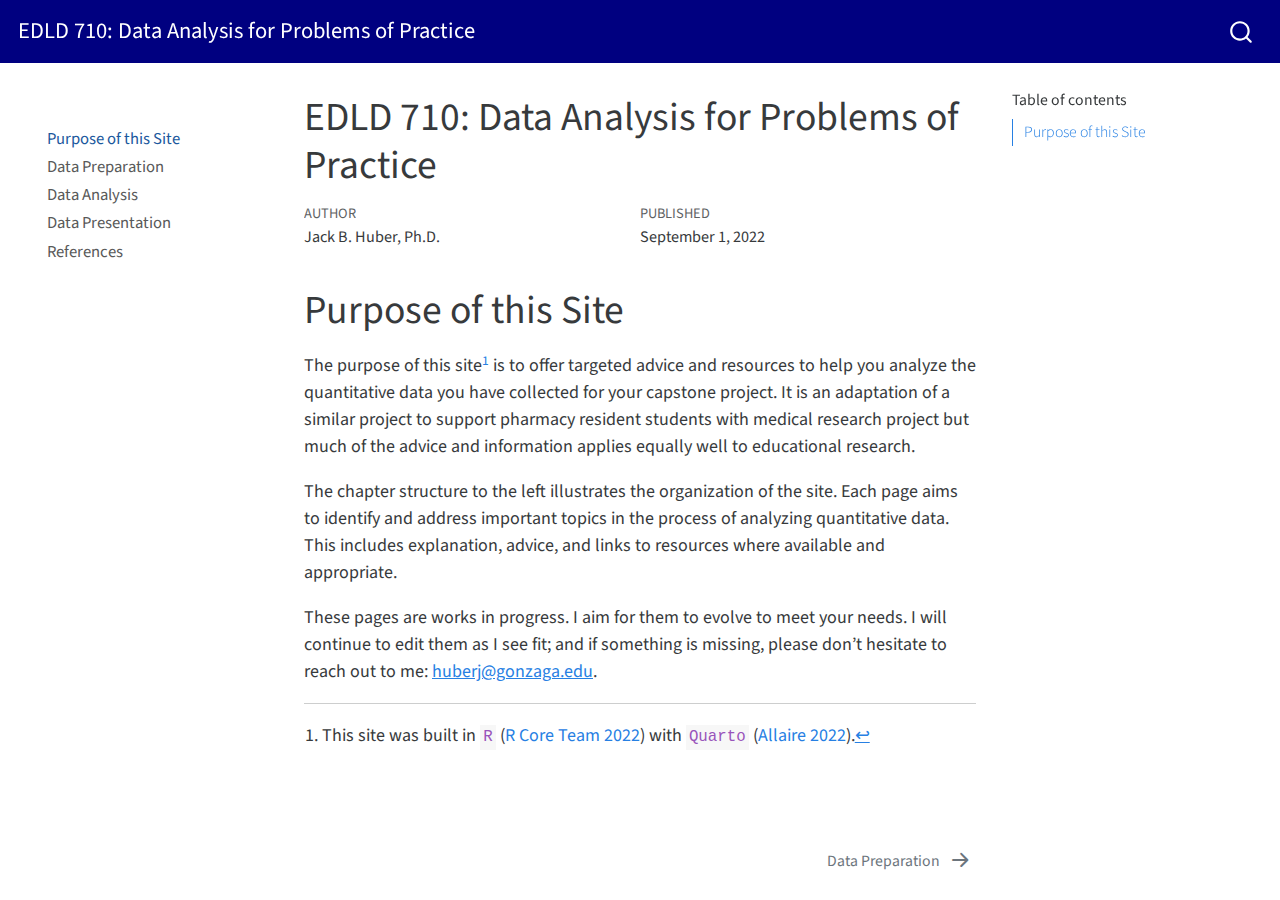
<file: index.html>
<!DOCTYPE html>
<html xmlns="http://www.w3.org/1999/xhtml" lang="en" xml:lang="en"><head>

<meta charset="utf-8">
<meta name="generator" content="quarto-1.0.38">

<meta name="viewport" content="width=device-width, initial-scale=1.0, user-scalable=yes">

<meta name="author" content="Jack B. Huber, Ph.D.">
<meta name="dcterms.date" content="2022-09-01">

<title>EDLD 710: Data Analysis for Problems of Practice</title>
<style>
code{white-space: pre-wrap;}
span.smallcaps{font-variant: small-caps;}
span.underline{text-decoration: underline;}
div.column{display: inline-block; vertical-align: top; width: 50%;}
div.hanging-indent{margin-left: 1.5em; text-indent: -1.5em;}
ul.task-list{list-style: none;}
div.csl-bib-body { }
div.csl-entry {
  clear: both;
}
.hanging div.csl-entry {
  margin-left:2em;
  text-indent:-2em;
}
div.csl-left-margin {
  min-width:2em;
  float:left;
}
div.csl-right-inline {
  margin-left:2em;
  padding-left:1em;
}
div.csl-indent {
  margin-left: 2em;
}
</style>


<script src="site_libs/quarto-nav/quarto-nav.js"></script>
<script src="site_libs/quarto-nav/headroom.min.js"></script>
<script src="site_libs/clipboard/clipboard.min.js"></script>
<script src="site_libs/quarto-search/autocomplete.umd.js"></script>
<script src="site_libs/quarto-search/fuse.min.js"></script>
<script src="site_libs/quarto-search/quarto-search.js"></script>
<meta name="quarto:offset" content="./">
<link href="./Preparing.html" rel="next">
<script src="site_libs/quarto-html/quarto.js"></script>
<script src="site_libs/quarto-html/popper.min.js"></script>
<script src="site_libs/quarto-html/tippy.umd.min.js"></script>
<script src="site_libs/quarto-html/anchor.min.js"></script>
<link href="site_libs/quarto-html/tippy.css" rel="stylesheet">
<link href="site_libs/quarto-html/quarto-syntax-highlighting.css" rel="stylesheet" id="quarto-text-highlighting-styles">
<script src="site_libs/bootstrap/bootstrap.min.js"></script>
<link href="site_libs/bootstrap/bootstrap-icons.css" rel="stylesheet">
<link href="site_libs/bootstrap/bootstrap.min.css" rel="stylesheet" id="quarto-bootstrap" data-mode="light">
<script id="quarto-search-options" type="application/json">{
  "location": "navbar",
  "copy-button": false,
  "collapse-after": 3,
  "panel-placement": "end",
  "type": "overlay",
  "limit": 20,
  "language": {
    "search-no-results-text": "No results",
    "search-matching-documents-text": "matching documents",
    "search-copy-link-title": "Copy link to search",
    "search-hide-matches-text": "Hide additional matches",
    "search-more-match-text": "more match in this document",
    "search-more-matches-text": "more matches in this document",
    "search-clear-button-title": "Clear",
    "search-detached-cancel-button-title": "Cancel",
    "search-submit-button-title": "Submit"
  }
}</script>


</head>

<body class="nav-sidebar floating nav-fixed">

<div id="quarto-search-results"></div>
  <header id="quarto-header" class="headroom fixed-top">
    <nav class="navbar navbar-expand-lg navbar-dark ">
      <div class="navbar-container container-fluid">
      <a class="navbar-brand" href="./index.html">
    <span class="navbar-title">EDLD 710: Data Analysis for Problems of Practice</span>
  </a>
          <div id="quarto-search" class="" title="Search"></div>
      </div> <!-- /container-fluid -->
    </nav>
  <nav class="quarto-secondary-nav" data-bs-toggle="collapse" data-bs-target="#quarto-sidebar" aria-controls="quarto-sidebar" aria-expanded="false" aria-label="Toggle sidebar navigation" onclick="if (window.quartoToggleHeadroom) { window.quartoToggleHeadroom(); }">
    <div class="container-fluid d-flex justify-content-between">
      <h1 class="quarto-secondary-nav-title">EDLD 710: Data Analysis for Problems of Practice</h1>
      <button type="button" class="quarto-btn-toggle btn" aria-label="Show secondary navigation">
        <i class="bi bi-chevron-right"></i>
      </button>
    </div>
  </nav>
</header>
<!-- content -->
<div id="quarto-content" class="quarto-container page-columns page-rows-contents page-layout-article page-navbar">
<!-- sidebar -->
  <nav id="quarto-sidebar" class="sidebar collapse sidebar-navigation floating overflow-auto">
      <div class="mt-2 flex-shrink-0 align-items-center">
        <div class="sidebar-search">
        <div id="quarto-search" class="" title="Search"></div>
        </div>
      </div>
    <div class="sidebar-menu-container"> 
    <ul class="list-unstyled mt-1">
        <li class="sidebar-item">
  <div class="sidebar-item-container"> 
  <a href="./index.html" class="sidebar-item-text sidebar-link active">Purpose of this Site</a>
  </div>
</li>
        <li class="sidebar-item">
  <div class="sidebar-item-container"> 
  <a href="./Preparing.html" class="sidebar-item-text sidebar-link">Data Preparation</a>
  </div>
</li>
        <li class="sidebar-item">
  <div class="sidebar-item-container"> 
  <a href="./Analyzing.html" class="sidebar-item-text sidebar-link">Data Analysis</a>
  </div>
</li>
        <li class="sidebar-item">
  <div class="sidebar-item-container"> 
  <a href="./Reporting.html" class="sidebar-item-text sidebar-link">Data Presentation</a>
  </div>
</li>
        <li class="sidebar-item">
  <div class="sidebar-item-container"> 
  <a href="./References.html" class="sidebar-item-text sidebar-link">References</a>
  </div>
</li>
    </ul>
    </div>
</nav>
<!-- margin-sidebar -->
    <div id="quarto-margin-sidebar" class="sidebar margin-sidebar">
        <nav id="TOC" role="doc-toc">
    <h2 id="toc-title">Table of contents</h2>
   
  <ul>
  <li><a href="#purpose-of-this-site" id="toc-purpose-of-this-site" class="nav-link active" data-scroll-target="#purpose-of-this-site">Purpose of this Site</a></li>
  </ul>
</nav>
    </div>
<!-- main -->
<main class="content" id="quarto-document-content">

<header id="title-block-header" class="quarto-title-block default">
<div class="quarto-title">
<h1 class="title d-none d-lg-block">EDLD 710: Data Analysis for Problems of Practice</h1>
</div>



<div class="quarto-title-meta">

    <div>
    <div class="quarto-title-meta-heading">Author</div>
    <div class="quarto-title-meta-contents">
             <p>Jack B. Huber, Ph.D. </p>
          </div>
  </div>
    
    <div>
    <div class="quarto-title-meta-heading">Published</div>
    <div class="quarto-title-meta-contents">
      <p class="date">September 1, 2022</p>
    </div>
  </div>
    
  </div>
  

</header>

<section id="purpose-of-this-site" class="level1 unnumbered">
<h1 class="unnumbered">Purpose of this Site</h1>
<p>The purpose of this site<a href="#fn1" class="footnote-ref" id="fnref1" role="doc-noteref"><sup>1</sup></a> is to offer targeted advice and resources to help you analyze the quantitative data you have collected for your capstone project. It is an adaptation of a similar project to support pharmacy resident students with medical research project but much of the advice and information applies equally well to educational research.</p>
<p>The chapter structure to the left illustrates the organization of the site. Each page aims to identify and address important topics in the process of analyzing quantitative data. This includes explanation, advice, and links to resources where available and appropriate.</p>
<p>These pages are works in progress. I aim for them to evolve to meet your needs. I will continue to edit them as I see fit; and if something is missing, please don’t hesitate to reach out to me: <a href="mailto:huberj@gonzaga.edu">huberj@gonzaga.edu</a>.</p>


<div id="refs" class="references csl-bib-body hanging-indent" role="doc-bibliography" style="display: none">
<div id="ref-R-quarto" class="csl-entry" role="doc-biblioentry">
Allaire, JJ. 2022. <em>R Interface to ’Quarto’ Markdown Publishing System</em>. <a href="https://cran.r-project.org/web/packages/quarto/quarto.pdf">https://cran.r-project.org/web/packages/quarto/quarto.pdf</a>.
</div>
<div id="ref-R-base" class="csl-entry" role="doc-biblioentry">
R Core Team. 2022. <em>R: A Language and Environment for Statistical Computing</em>. Vienna, Austria: R Foundation for Statistical Computing. <a href="https://www.R-project.org/">https://www.R-project.org/</a>.
</div>
</div>
</section>
<section class="footnotes footnotes-end-of-document" role="doc-endnotes">
<hr>
<ol>
<li id="fn1" role="doc-endnote"><p>This site was built in <code>R</code> <span class="citation" data-cites="R-base">(<a href="References.html#ref-R-base" role="doc-biblioref">R Core Team 2022</a>)</span> with <code>Quarto</code> <span class="citation" data-cites="R-quarto">(<a href="References.html#ref-R-quarto" role="doc-biblioref">Allaire 2022</a>)</span>.<a href="#fnref1" class="footnote-back" role="doc-backlink">↩︎</a></p></li>
</ol>
</section>

</main> <!-- /main -->
<script id="quarto-html-after-body" type="application/javascript">
window.document.addEventListener("DOMContentLoaded", function (event) {
  const toggleBodyColorMode = (bsSheetEl) => {
    const mode = bsSheetEl.getAttribute("data-mode");
    const bodyEl = window.document.querySelector("body");
    if (mode === "dark") {
      bodyEl.classList.add("quarto-dark");
      bodyEl.classList.remove("quarto-light");
    } else {
      bodyEl.classList.add("quarto-light");
      bodyEl.classList.remove("quarto-dark");
    }
  }
  const toggleBodyColorPrimary = () => {
    const bsSheetEl = window.document.querySelector("link#quarto-bootstrap");
    if (bsSheetEl) {
      toggleBodyColorMode(bsSheetEl);
    }
  }
  toggleBodyColorPrimary();  
  const icon = "";
  const anchorJS = new window.AnchorJS();
  anchorJS.options = {
    placement: 'right',
    icon: icon
  };
  anchorJS.add('.anchored');
  const clipboard = new window.ClipboardJS('.code-copy-button', {
    target: function(trigger) {
      return trigger.previousElementSibling;
    }
  });
  clipboard.on('success', function(e) {
    // button target
    const button = e.trigger;
    // don't keep focus
    button.blur();
    // flash "checked"
    button.classList.add('code-copy-button-checked');
    var currentTitle = button.getAttribute("title");
    button.setAttribute("title", "Copied!");
    setTimeout(function() {
      button.setAttribute("title", currentTitle);
      button.classList.remove('code-copy-button-checked');
    }, 1000);
    // clear code selection
    e.clearSelection();
  });
  function tippyHover(el, contentFn) {
    const config = {
      allowHTML: true,
      content: contentFn,
      maxWidth: 500,
      delay: 100,
      arrow: false,
      appendTo: function(el) {
          return el.parentElement;
      },
      interactive: true,
      interactiveBorder: 10,
      theme: 'quarto',
      placement: 'bottom-start'
    };
    window.tippy(el, config); 
  }
  const noterefs = window.document.querySelectorAll('a[role="doc-noteref"]');
  for (var i=0; i<noterefs.length; i++) {
    const ref = noterefs[i];
    tippyHover(ref, function() {
      let href = ref.getAttribute('href');
      try { href = new URL(href).hash; } catch {}
      const id = href.replace(/^#\/?/, "");
      const note = window.document.getElementById(id);
      return note.innerHTML;
    });
  }
  var bibliorefs = window.document.querySelectorAll('a[role="doc-biblioref"]');
  for (var i=0; i<bibliorefs.length; i++) {
    const ref = bibliorefs[i];
    const cites = ref.parentNode.getAttribute('data-cites').split(' ');
    tippyHover(ref, function() {
      var popup = window.document.createElement('div');
      cites.forEach(function(cite) {
        var citeDiv = window.document.createElement('div');
        citeDiv.classList.add('hanging-indent');
        citeDiv.classList.add('csl-entry');
        var biblioDiv = window.document.getElementById('ref-' + cite);
        if (biblioDiv) {
          citeDiv.innerHTML = biblioDiv.innerHTML;
        }
        popup.appendChild(citeDiv);
      });
      return popup.innerHTML;
    });
  }
});
</script>
<nav class="page-navigation">
  <div class="nav-page nav-page-previous">
  </div>
  <div class="nav-page nav-page-next">
      <a href="./Preparing.html" class="pagination-link">
        <span class="nav-page-text">Data Preparation</span> <i class="bi bi-arrow-right-short"></i>
      </a>
  </div>
</nav>
</div> <!-- /content -->



</body></html>
</file>
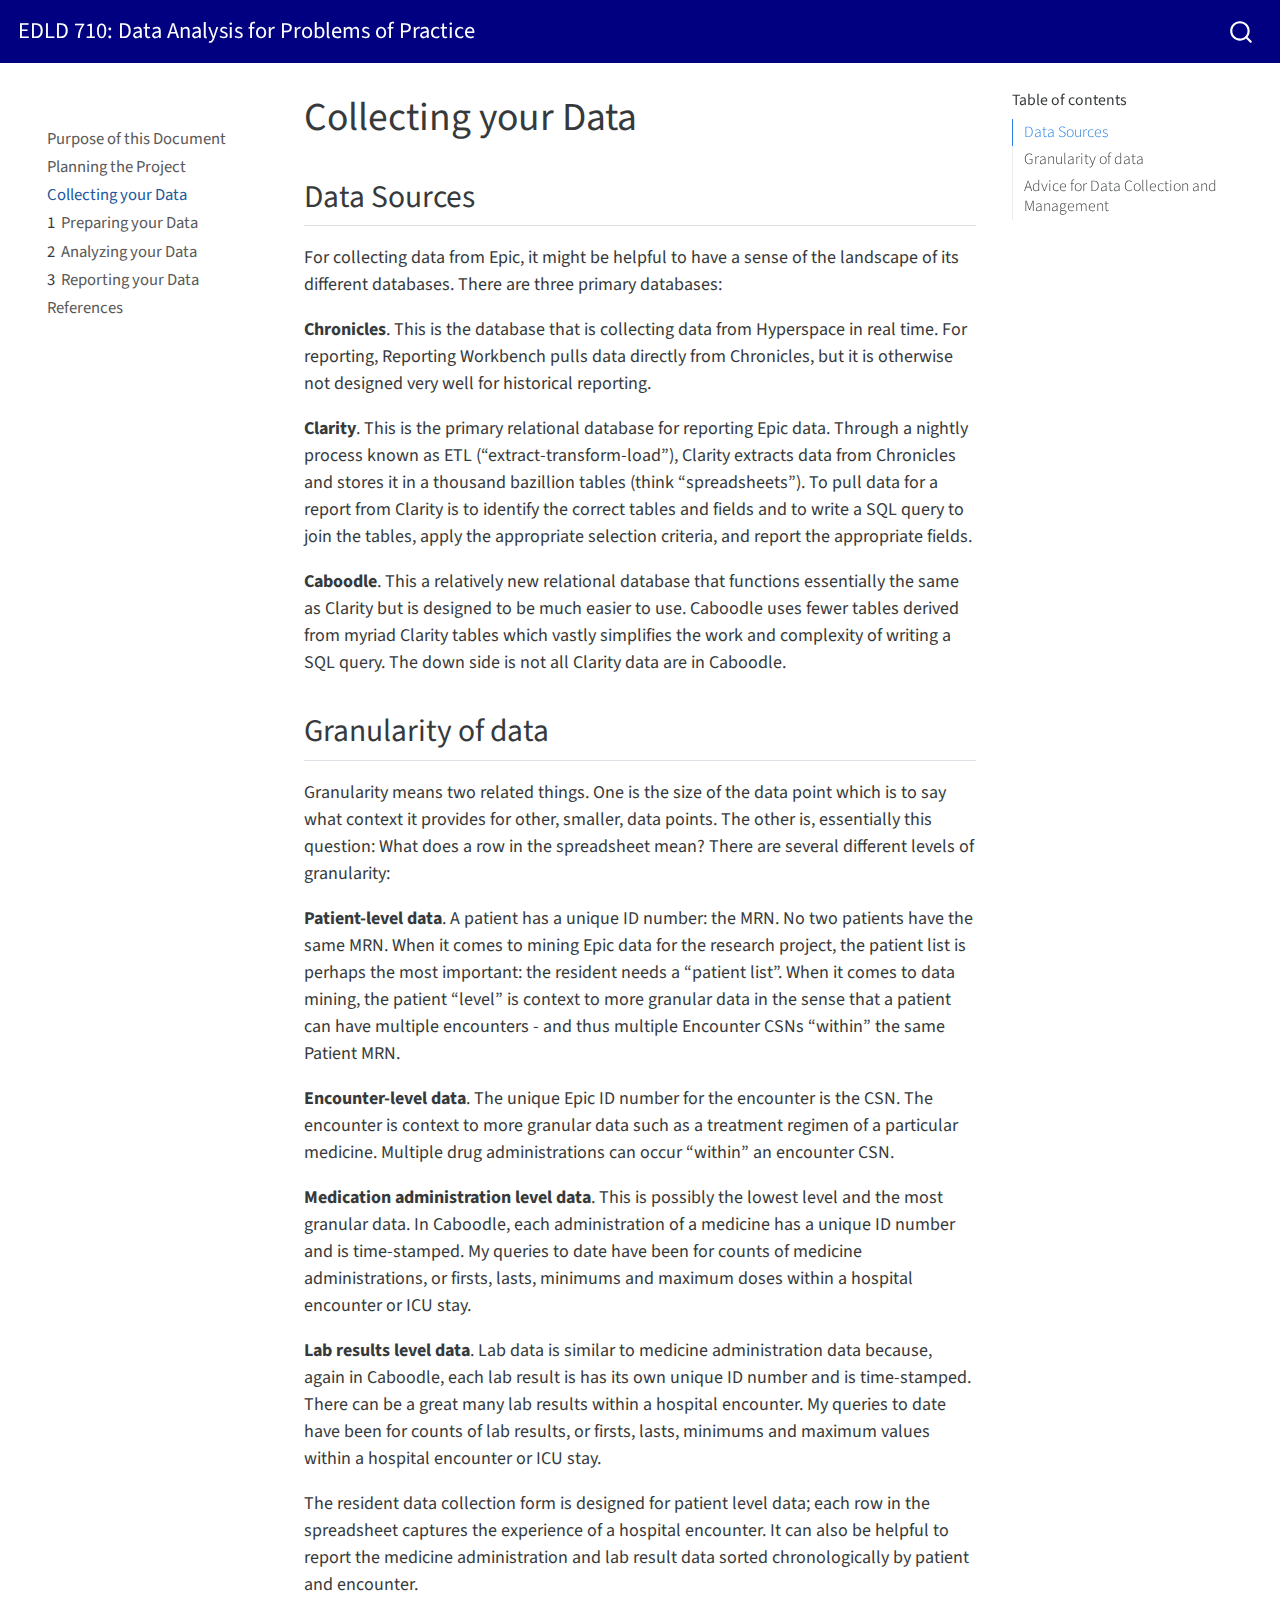
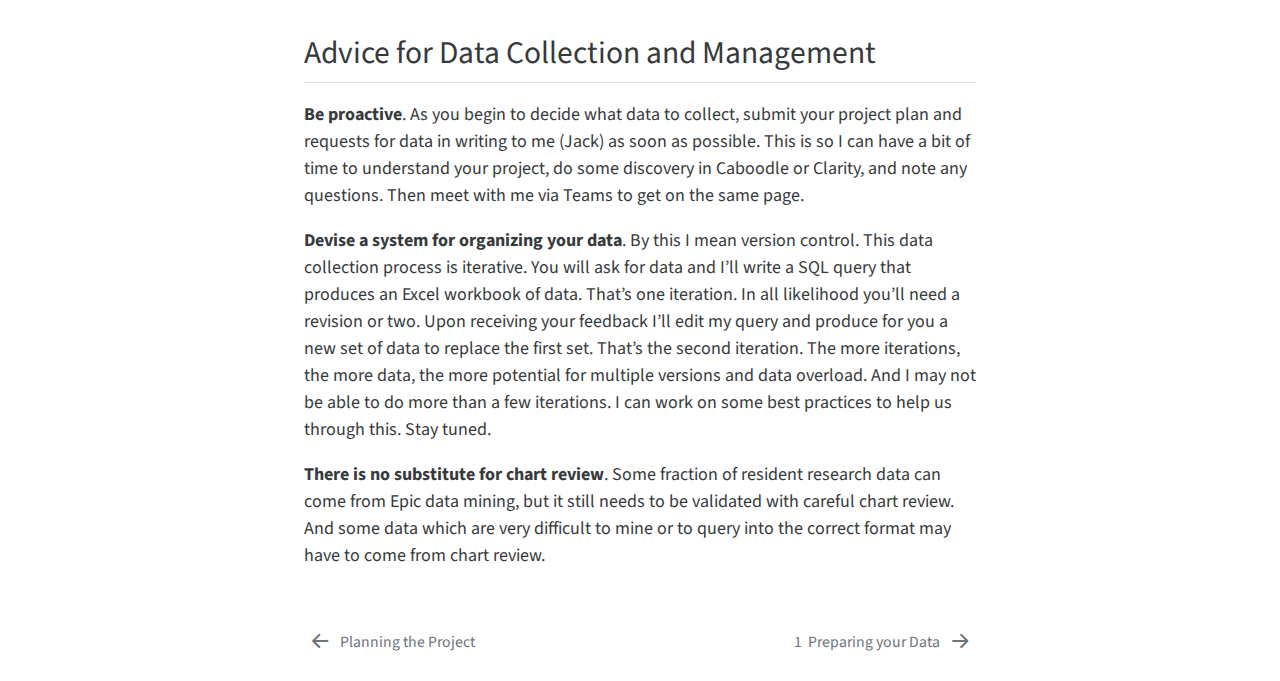
<file: Collecting.html>
<!DOCTYPE html>
<html xmlns="http://www.w3.org/1999/xhtml" lang="en" xml:lang="en"><head>

<meta charset="utf-8">
<meta name="generator" content="quarto-1.0.38">

<meta name="viewport" content="width=device-width, initial-scale=1.0, user-scalable=yes">


<title>EDLD 710: Data Analysis for Problems of Practice - Collecting your Data</title>
<style>
code{white-space: pre-wrap;}
span.smallcaps{font-variant: small-caps;}
span.underline{text-decoration: underline;}
div.column{display: inline-block; vertical-align: top; width: 50%;}
div.hanging-indent{margin-left: 1.5em; text-indent: -1.5em;}
ul.task-list{list-style: none;}
</style>


<script src="site_libs/quarto-nav/quarto-nav.js"></script>
<script src="site_libs/quarto-nav/headroom.min.js"></script>
<script src="site_libs/clipboard/clipboard.min.js"></script>
<script src="site_libs/quarto-search/autocomplete.umd.js"></script>
<script src="site_libs/quarto-search/fuse.min.js"></script>
<script src="site_libs/quarto-search/quarto-search.js"></script>
<meta name="quarto:offset" content="./">
<link href="./Preparing.html" rel="next">
<link href="./Design.html" rel="prev">
<script src="site_libs/quarto-html/quarto.js"></script>
<script src="site_libs/quarto-html/popper.min.js"></script>
<script src="site_libs/quarto-html/tippy.umd.min.js"></script>
<script src="site_libs/quarto-html/anchor.min.js"></script>
<link href="site_libs/quarto-html/tippy.css" rel="stylesheet">
<link href="site_libs/quarto-html/quarto-syntax-highlighting.css" rel="stylesheet" id="quarto-text-highlighting-styles">
<script src="site_libs/bootstrap/bootstrap.min.js"></script>
<link href="site_libs/bootstrap/bootstrap-icons.css" rel="stylesheet">
<link href="site_libs/bootstrap/bootstrap.min.css" rel="stylesheet" id="quarto-bootstrap" data-mode="light">
<script id="quarto-search-options" type="application/json">{
  "location": "navbar",
  "copy-button": false,
  "collapse-after": 3,
  "panel-placement": "end",
  "type": "overlay",
  "limit": 20,
  "language": {
    "search-no-results-text": "No results",
    "search-matching-documents-text": "matching documents",
    "search-copy-link-title": "Copy link to search",
    "search-hide-matches-text": "Hide additional matches",
    "search-more-match-text": "more match in this document",
    "search-more-matches-text": "more matches in this document",
    "search-clear-button-title": "Clear",
    "search-detached-cancel-button-title": "Cancel",
    "search-submit-button-title": "Submit"
  }
}</script>


</head>

<body class="nav-sidebar floating nav-fixed">

<div id="quarto-search-results"></div>
  <header id="quarto-header" class="headroom fixed-top">
    <nav class="navbar navbar-expand-lg navbar-dark ">
      <div class="navbar-container container-fluid">
      <a class="navbar-brand" href="./index.html">
    <span class="navbar-title">EDLD 710: Data Analysis for Problems of Practice</span>
  </a>
          <div id="quarto-search" class="" title="Search"></div>
      </div> <!-- /container-fluid -->
    </nav>
  <nav class="quarto-secondary-nav" data-bs-toggle="collapse" data-bs-target="#quarto-sidebar" aria-controls="quarto-sidebar" aria-expanded="false" aria-label="Toggle sidebar navigation" onclick="if (window.quartoToggleHeadroom) { window.quartoToggleHeadroom(); }">
    <div class="container-fluid d-flex justify-content-between">
      <h1 class="quarto-secondary-nav-title">Collecting your Data</h1>
      <button type="button" class="quarto-btn-toggle btn" aria-label="Show secondary navigation">
        <i class="bi bi-chevron-right"></i>
      </button>
    </div>
  </nav>
</header>
<!-- content -->
<div id="quarto-content" class="quarto-container page-columns page-rows-contents page-layout-article page-navbar">
<!-- sidebar -->
  <nav id="quarto-sidebar" class="sidebar collapse sidebar-navigation floating overflow-auto">
      <div class="mt-2 flex-shrink-0 align-items-center">
        <div class="sidebar-search">
        <div id="quarto-search" class="" title="Search"></div>
        </div>
      </div>
    <div class="sidebar-menu-container"> 
    <ul class="list-unstyled mt-1">
        <li class="sidebar-item">
  <div class="sidebar-item-container"> 
  <a href="./index.html" class="sidebar-item-text sidebar-link">Purpose of this Document</a>
  </div>
</li>
        <li class="sidebar-item">
  <div class="sidebar-item-container"> 
  <a href="./Design.html" class="sidebar-item-text sidebar-link">Planning the Project</a>
  </div>
</li>
        <li class="sidebar-item">
  <div class="sidebar-item-container"> 
  <a href="./Collecting.html" class="sidebar-item-text sidebar-link active">Collecting your Data</a>
  </div>
</li>
        <li class="sidebar-item">
  <div class="sidebar-item-container"> 
  <a href="./Preparing.html" class="sidebar-item-text sidebar-link"><span class="chapter-number">1</span>&nbsp; <span class="chapter-title">Preparing your Data</span></a>
  </div>
</li>
        <li class="sidebar-item">
  <div class="sidebar-item-container"> 
  <a href="./Analyzing.html" class="sidebar-item-text sidebar-link"><span class="chapter-number">2</span>&nbsp; <span class="chapter-title">Analyzing your Data</span></a>
  </div>
</li>
        <li class="sidebar-item">
  <div class="sidebar-item-container"> 
  <a href="./Reporting.html" class="sidebar-item-text sidebar-link"><span class="chapter-number">3</span>&nbsp; <span class="chapter-title">Reporting your Data</span></a>
  </div>
</li>
        <li class="sidebar-item">
  <div class="sidebar-item-container"> 
  <a href="./References.html" class="sidebar-item-text sidebar-link">References</a>
  </div>
</li>
    </ul>
    </div>
</nav>
<!-- margin-sidebar -->
    <div id="quarto-margin-sidebar" class="sidebar margin-sidebar">
        <nav id="TOC" role="doc-toc">
    <h2 id="toc-title">Table of contents</h2>
   
  <ul>
  <li><a href="#data-sources" id="toc-data-sources" class="nav-link active" data-scroll-target="#data-sources">Data Sources</a></li>
  <li><a href="#granularity-of-data" id="toc-granularity-of-data" class="nav-link" data-scroll-target="#granularity-of-data">Granularity of data</a></li>
  <li><a href="#advice-for-data-collection-and-management" id="toc-advice-for-data-collection-and-management" class="nav-link" data-scroll-target="#advice-for-data-collection-and-management">Advice for Data Collection and Management</a></li>
  </ul>
</nav>
    </div>
<!-- main -->
<main class="content" id="quarto-document-content">

<header id="title-block-header" class="quarto-title-block default">
<div class="quarto-title">
<h1 class="title d-none d-lg-block">Collecting your Data</h1>
</div>



<div class="quarto-title-meta">

    
    
  </div>
  

</header>

<section id="data-sources" class="level2">
<h2 class="anchored" data-anchor-id="data-sources">Data Sources</h2>
<p>For collecting data from Epic, it might be helpful to have a sense of the landscape of its different databases. There are three primary databases:</p>
<p><strong>Chronicles</strong>. This is the database that is collecting data from Hyperspace in real time. For reporting, Reporting Workbench pulls data directly from Chronicles, but it is otherwise not designed very well for historical reporting.</p>
<p><strong>Clarity</strong>. This is the primary relational database for reporting Epic data. Through a nightly process known as ETL (“extract-transform-load”), Clarity extracts data from Chronicles and stores it in a thousand bazillion tables (think “spreadsheets”). To pull data for a report from Clarity is to identify the correct tables and fields and to write a SQL query to join the tables, apply the appropriate selection criteria, and report the appropriate fields.</p>
<p><strong>Caboodle</strong>. This a relatively new relational database that functions essentially the same as Clarity but is designed to be much easier to use. Caboodle uses fewer tables derived from myriad Clarity tables which vastly simplifies the work and complexity of writing a SQL query. The down side is not all Clarity data are in Caboodle.</p>
</section>
<section id="granularity-of-data" class="level2">
<h2 class="anchored" data-anchor-id="granularity-of-data">Granularity of data</h2>
<p>Granularity means two related things. One is the size of the data point which is to say what context it provides for other, smaller, data points. The other is, essentially this question: What does a row in the spreadsheet mean? There are several different levels of granularity:</p>
<p><strong>Patient-level data</strong>. A patient has a unique ID number: the MRN. No two patients have the same MRN. When it comes to mining Epic data for the research project, the patient list is perhaps the most important: the resident needs a “patient list”. When it comes to data mining, the patient “level” is context to more granular data in the sense that a patient can have multiple encounters - and thus multiple Encounter CSNs “within” the same Patient MRN.</p>
<p><strong>Encounter-level data</strong>. The unique Epic ID number for the encounter is the CSN. The encounter is context to more granular data such as a treatment regimen of a particular medicine. Multiple drug administrations can occur “within” an encounter CSN.</p>
<p><strong>Medication administration level data</strong>. This is possibly the lowest level and the most granular data. In Caboodle, each administration of a medicine has a unique ID number and is time-stamped. My queries to date have been for counts of medicine administrations, or firsts, lasts, minimums and maximum doses within a hospital encounter or ICU stay.</p>
<p><strong>Lab results level data</strong>. Lab data is similar to medicine administration data because, again in Caboodle, each lab result is has its own unique ID number and is time-stamped. There can be a great many lab results within a hospital encounter. My queries to date have been for counts of lab results, or firsts, lasts, minimums and maximum values within a hospital encounter or ICU stay.</p>
<p>The resident data collection form is designed for patient level data; each row in the spreadsheet captures the experience of a hospital encounter. It can also be helpful to report the medicine administration and lab result data sorted chronologically by patient and encounter.</p>
</section>
<section id="advice-for-data-collection-and-management" class="level2">
<h2 class="anchored" data-anchor-id="advice-for-data-collection-and-management">Advice for Data Collection and Management</h2>
<p><strong>Be proactive</strong>. As you begin to decide what data to collect, submit your project plan and requests for data in writing to me (Jack) as soon as possible. This is so I can have a bit of time to understand your project, do some discovery in Caboodle or Clarity, and note any questions. Then meet with me via Teams to get on the same page.</p>
<p><strong>Devise a system for organizing your data</strong>. By this I mean version control. This data collection process is iterative. You will ask for data and I’ll write a SQL query that produces an Excel workbook of data. That’s one iteration. In all likelihood you’ll need a revision or two. Upon receiving your feedback I’ll edit my query and produce for you a new set of data to replace the first set. That’s the second iteration. The more iterations, the more data, the more potential for multiple versions and data overload. And I may not be able to do more than a few iterations. I can work on some best practices to help us through this. Stay tuned.</p>
<p><strong>There is no substitute for chart review</strong>. Some fraction of resident research data can come from Epic data mining, but it still needs to be validated with careful chart review. And some data which are very difficult to mine or to query into the correct format may have to come from chart review.</p>


</section>

</main> <!-- /main -->
<script id="quarto-html-after-body" type="application/javascript">
window.document.addEventListener("DOMContentLoaded", function (event) {
  const toggleBodyColorMode = (bsSheetEl) => {
    const mode = bsSheetEl.getAttribute("data-mode");
    const bodyEl = window.document.querySelector("body");
    if (mode === "dark") {
      bodyEl.classList.add("quarto-dark");
      bodyEl.classList.remove("quarto-light");
    } else {
      bodyEl.classList.add("quarto-light");
      bodyEl.classList.remove("quarto-dark");
    }
  }
  const toggleBodyColorPrimary = () => {
    const bsSheetEl = window.document.querySelector("link#quarto-bootstrap");
    if (bsSheetEl) {
      toggleBodyColorMode(bsSheetEl);
    }
  }
  toggleBodyColorPrimary();  
  const icon = "";
  const anchorJS = new window.AnchorJS();
  anchorJS.options = {
    placement: 'right',
    icon: icon
  };
  anchorJS.add('.anchored');
  const clipboard = new window.ClipboardJS('.code-copy-button', {
    target: function(trigger) {
      return trigger.previousElementSibling;
    }
  });
  clipboard.on('success', function(e) {
    // button target
    const button = e.trigger;
    // don't keep focus
    button.blur();
    // flash "checked"
    button.classList.add('code-copy-button-checked');
    var currentTitle = button.getAttribute("title");
    button.setAttribute("title", "Copied!");
    setTimeout(function() {
      button.setAttribute("title", currentTitle);
      button.classList.remove('code-copy-button-checked');
    }, 1000);
    // clear code selection
    e.clearSelection();
  });
  function tippyHover(el, contentFn) {
    const config = {
      allowHTML: true,
      content: contentFn,
      maxWidth: 500,
      delay: 100,
      arrow: false,
      appendTo: function(el) {
          return el.parentElement;
      },
      interactive: true,
      interactiveBorder: 10,
      theme: 'quarto',
      placement: 'bottom-start'
    };
    window.tippy(el, config); 
  }
  const noterefs = window.document.querySelectorAll('a[role="doc-noteref"]');
  for (var i=0; i<noterefs.length; i++) {
    const ref = noterefs[i];
    tippyHover(ref, function() {
      let href = ref.getAttribute('href');
      try { href = new URL(href).hash; } catch {}
      const id = href.replace(/^#\/?/, "");
      const note = window.document.getElementById(id);
      return note.innerHTML;
    });
  }
  var bibliorefs = window.document.querySelectorAll('a[role="doc-biblioref"]');
  for (var i=0; i<bibliorefs.length; i++) {
    const ref = bibliorefs[i];
    const cites = ref.parentNode.getAttribute('data-cites').split(' ');
    tippyHover(ref, function() {
      var popup = window.document.createElement('div');
      cites.forEach(function(cite) {
        var citeDiv = window.document.createElement('div');
        citeDiv.classList.add('hanging-indent');
        citeDiv.classList.add('csl-entry');
        var biblioDiv = window.document.getElementById('ref-' + cite);
        if (biblioDiv) {
          citeDiv.innerHTML = biblioDiv.innerHTML;
        }
        popup.appendChild(citeDiv);
      });
      return popup.innerHTML;
    });
  }
});
</script>
<nav class="page-navigation">
  <div class="nav-page nav-page-previous">
      <a href="./Design.html" class="pagination-link">
        <i class="bi bi-arrow-left-short"></i> <span class="nav-page-text">Planning the Project</span>
      </a>          
  </div>
  <div class="nav-page nav-page-next">
      <a href="./Preparing.html" class="pagination-link">
        <span class="nav-page-text"><span class="chapter-number">1</span>&nbsp; <span class="chapter-title">Preparing your Data</span></span> <i class="bi bi-arrow-right-short"></i>
      </a>
  </div>
</nav>
</div> <!-- /content -->



</body></html>
</file>
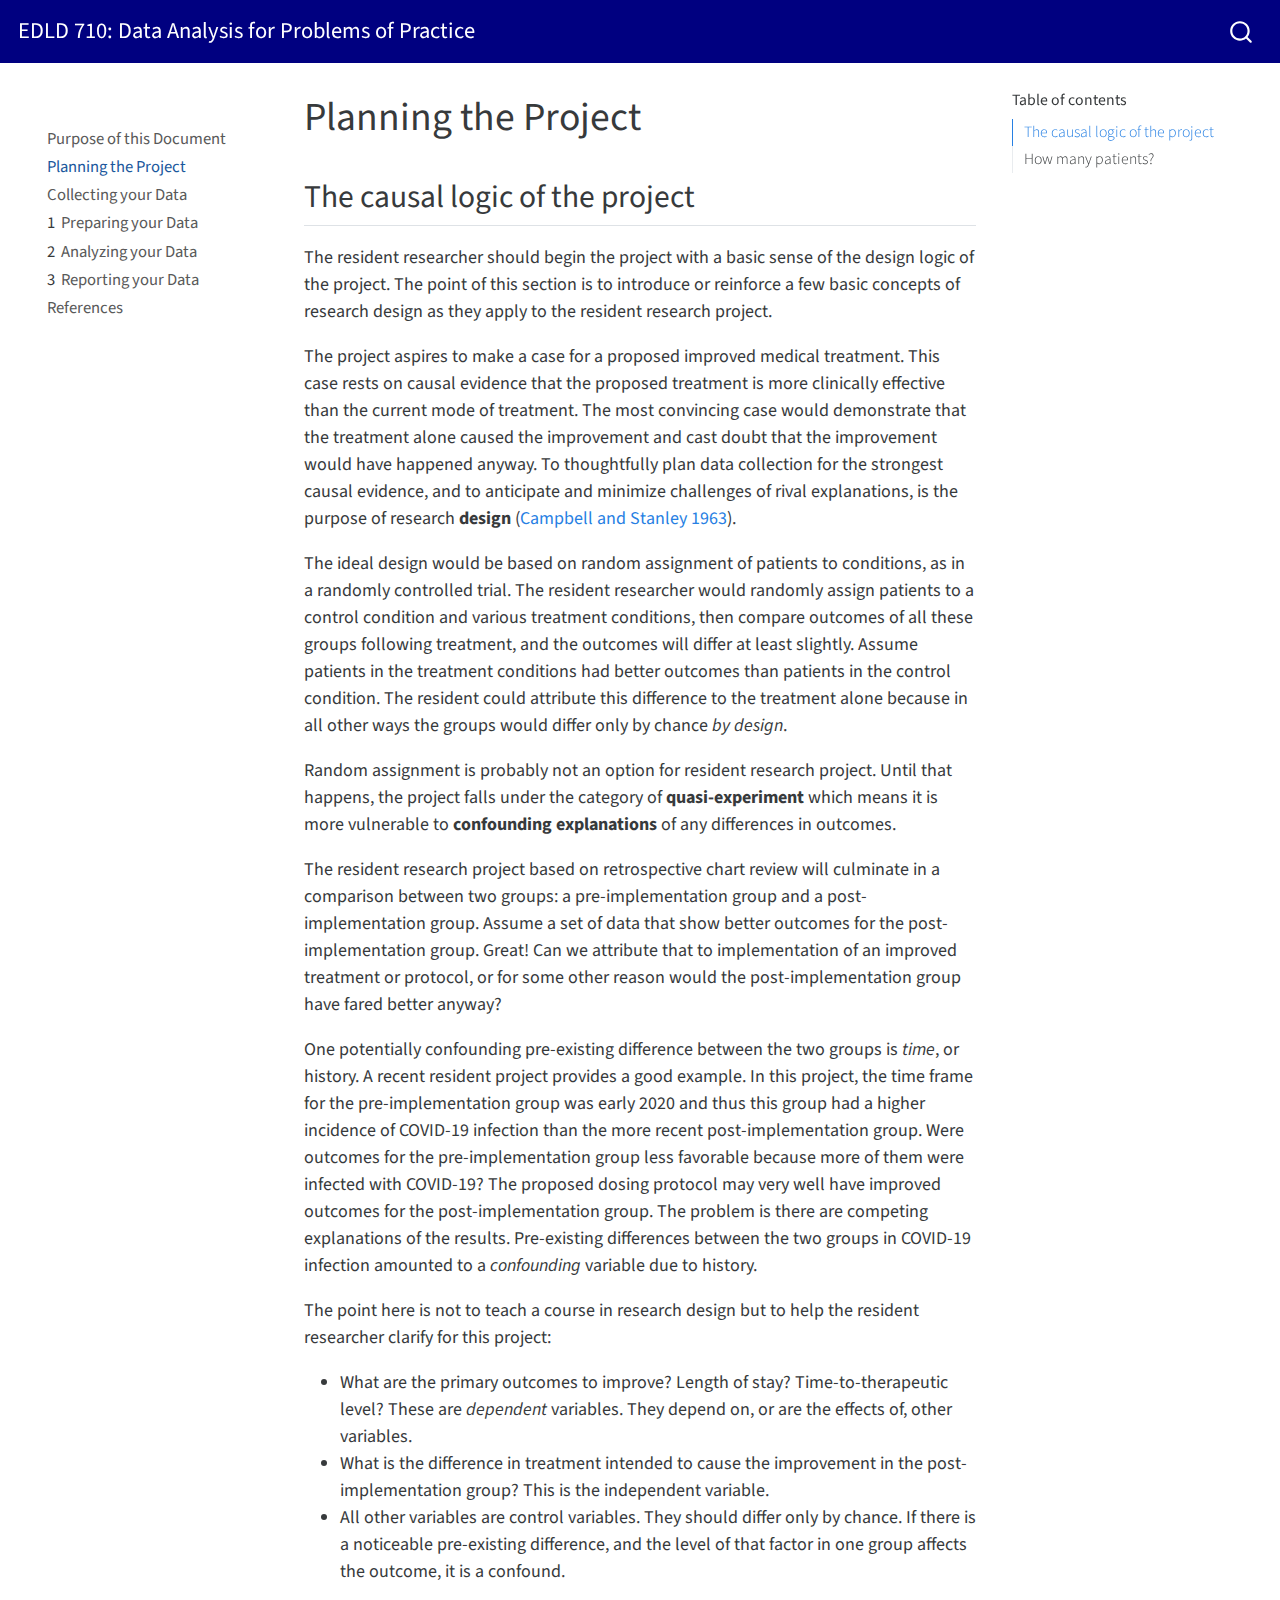
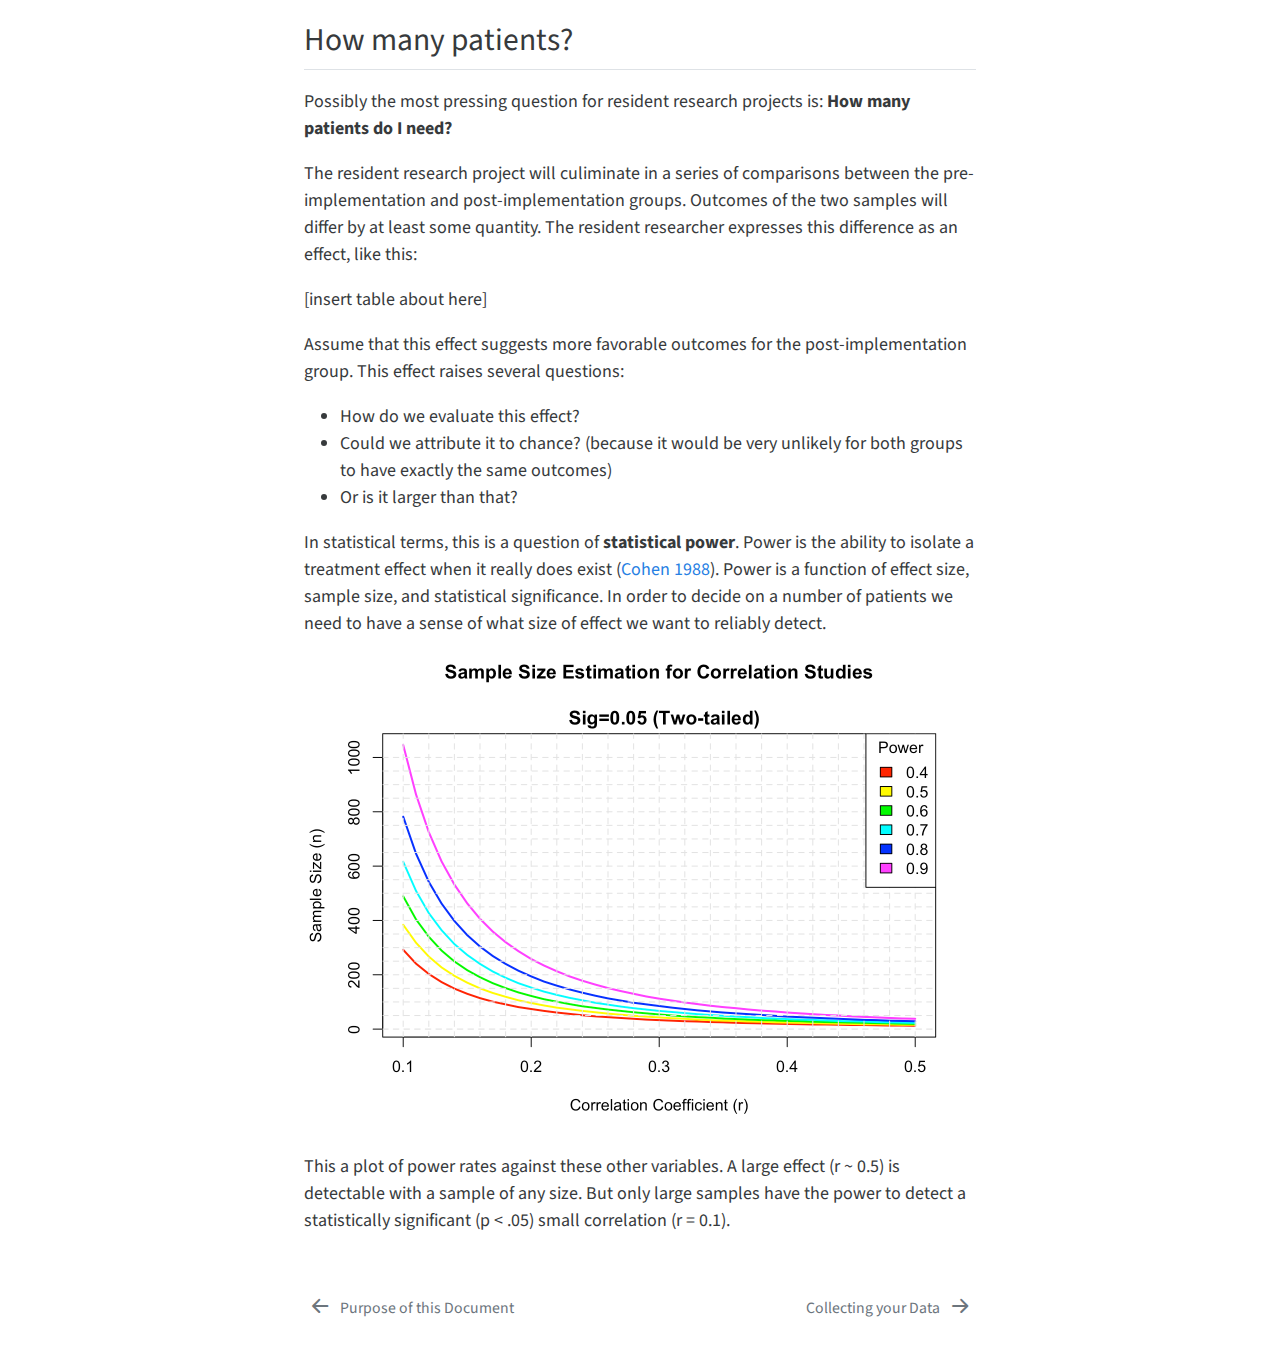
<file: Design.html>
<!DOCTYPE html>
<html xmlns="http://www.w3.org/1999/xhtml" lang="en" xml:lang="en"><head>

<meta charset="utf-8">
<meta name="generator" content="quarto-1.0.38">

<meta name="viewport" content="width=device-width, initial-scale=1.0, user-scalable=yes">


<title>EDLD 710: Data Analysis for Problems of Practice - Planning the Project</title>
<style>
code{white-space: pre-wrap;}
span.smallcaps{font-variant: small-caps;}
span.underline{text-decoration: underline;}
div.column{display: inline-block; vertical-align: top; width: 50%;}
div.hanging-indent{margin-left: 1.5em; text-indent: -1.5em;}
ul.task-list{list-style: none;}
div.csl-bib-body { }
div.csl-entry {
  clear: both;
}
.hanging div.csl-entry {
  margin-left:2em;
  text-indent:-2em;
}
div.csl-left-margin {
  min-width:2em;
  float:left;
}
div.csl-right-inline {
  margin-left:2em;
  padding-left:1em;
}
div.csl-indent {
  margin-left: 2em;
}
</style>


<script src="site_libs/quarto-nav/quarto-nav.js"></script>
<script src="site_libs/quarto-nav/headroom.min.js"></script>
<script src="site_libs/clipboard/clipboard.min.js"></script>
<script src="site_libs/quarto-search/autocomplete.umd.js"></script>
<script src="site_libs/quarto-search/fuse.min.js"></script>
<script src="site_libs/quarto-search/quarto-search.js"></script>
<meta name="quarto:offset" content="./">
<link href="./Collecting.html" rel="next">
<link href="./index.html" rel="prev">
<script src="site_libs/quarto-html/quarto.js"></script>
<script src="site_libs/quarto-html/popper.min.js"></script>
<script src="site_libs/quarto-html/tippy.umd.min.js"></script>
<script src="site_libs/quarto-html/anchor.min.js"></script>
<link href="site_libs/quarto-html/tippy.css" rel="stylesheet">
<link href="site_libs/quarto-html/quarto-syntax-highlighting.css" rel="stylesheet" id="quarto-text-highlighting-styles">
<script src="site_libs/bootstrap/bootstrap.min.js"></script>
<link href="site_libs/bootstrap/bootstrap-icons.css" rel="stylesheet">
<link href="site_libs/bootstrap/bootstrap.min.css" rel="stylesheet" id="quarto-bootstrap" data-mode="light">
<script id="quarto-search-options" type="application/json">{
  "location": "navbar",
  "copy-button": false,
  "collapse-after": 3,
  "panel-placement": "end",
  "type": "overlay",
  "limit": 20,
  "language": {
    "search-no-results-text": "No results",
    "search-matching-documents-text": "matching documents",
    "search-copy-link-title": "Copy link to search",
    "search-hide-matches-text": "Hide additional matches",
    "search-more-match-text": "more match in this document",
    "search-more-matches-text": "more matches in this document",
    "search-clear-button-title": "Clear",
    "search-detached-cancel-button-title": "Cancel",
    "search-submit-button-title": "Submit"
  }
}</script>


</head>

<body class="nav-sidebar floating nav-fixed">

<div id="quarto-search-results"></div>
  <header id="quarto-header" class="headroom fixed-top">
    <nav class="navbar navbar-expand-lg navbar-dark ">
      <div class="navbar-container container-fluid">
      <a class="navbar-brand" href="./index.html">
    <span class="navbar-title">EDLD 710: Data Analysis for Problems of Practice</span>
  </a>
          <div id="quarto-search" class="" title="Search"></div>
      </div> <!-- /container-fluid -->
    </nav>
  <nav class="quarto-secondary-nav" data-bs-toggle="collapse" data-bs-target="#quarto-sidebar" aria-controls="quarto-sidebar" aria-expanded="false" aria-label="Toggle sidebar navigation" onclick="if (window.quartoToggleHeadroom) { window.quartoToggleHeadroom(); }">
    <div class="container-fluid d-flex justify-content-between">
      <h1 class="quarto-secondary-nav-title">Planning the Project</h1>
      <button type="button" class="quarto-btn-toggle btn" aria-label="Show secondary navigation">
        <i class="bi bi-chevron-right"></i>
      </button>
    </div>
  </nav>
</header>
<!-- content -->
<div id="quarto-content" class="quarto-container page-columns page-rows-contents page-layout-article page-navbar">
<!-- sidebar -->
  <nav id="quarto-sidebar" class="sidebar collapse sidebar-navigation floating overflow-auto">
      <div class="mt-2 flex-shrink-0 align-items-center">
        <div class="sidebar-search">
        <div id="quarto-search" class="" title="Search"></div>
        </div>
      </div>
    <div class="sidebar-menu-container"> 
    <ul class="list-unstyled mt-1">
        <li class="sidebar-item">
  <div class="sidebar-item-container"> 
  <a href="./index.html" class="sidebar-item-text sidebar-link">Purpose of this Document</a>
  </div>
</li>
        <li class="sidebar-item">
  <div class="sidebar-item-container"> 
  <a href="./Design.html" class="sidebar-item-text sidebar-link active">Planning the Project</a>
  </div>
</li>
        <li class="sidebar-item">
  <div class="sidebar-item-container"> 
  <a href="./Collecting.html" class="sidebar-item-text sidebar-link">Collecting your Data</a>
  </div>
</li>
        <li class="sidebar-item">
  <div class="sidebar-item-container"> 
  <a href="./Preparing.html" class="sidebar-item-text sidebar-link"><span class="chapter-number">1</span>&nbsp; <span class="chapter-title">Preparing your Data</span></a>
  </div>
</li>
        <li class="sidebar-item">
  <div class="sidebar-item-container"> 
  <a href="./Analyzing.html" class="sidebar-item-text sidebar-link"><span class="chapter-number">2</span>&nbsp; <span class="chapter-title">Analyzing your Data</span></a>
  </div>
</li>
        <li class="sidebar-item">
  <div class="sidebar-item-container"> 
  <a href="./Reporting.html" class="sidebar-item-text sidebar-link"><span class="chapter-number">3</span>&nbsp; <span class="chapter-title">Reporting your Data</span></a>
  </div>
</li>
        <li class="sidebar-item">
  <div class="sidebar-item-container"> 
  <a href="./References.html" class="sidebar-item-text sidebar-link">References</a>
  </div>
</li>
    </ul>
    </div>
</nav>
<!-- margin-sidebar -->
    <div id="quarto-margin-sidebar" class="sidebar margin-sidebar">
        <nav id="TOC" role="doc-toc">
    <h2 id="toc-title">Table of contents</h2>
   
  <ul>
  <li><a href="#the-causal-logic-of-the-project" id="toc-the-causal-logic-of-the-project" class="nav-link active" data-scroll-target="#the-causal-logic-of-the-project">The causal logic of the project</a></li>
  <li><a href="#how-many-patients" id="toc-how-many-patients" class="nav-link" data-scroll-target="#how-many-patients">How many patients?</a></li>
  </ul>
</nav>
    </div>
<!-- main -->
<main class="content" id="quarto-document-content">

<header id="title-block-header" class="quarto-title-block default">
<div class="quarto-title">
<h1 class="title d-none d-lg-block">Planning the Project</h1>
</div>



<div class="quarto-title-meta">

    
    
  </div>
  

</header>

<section id="the-causal-logic-of-the-project" class="level2">
<h2 class="anchored" data-anchor-id="the-causal-logic-of-the-project">The causal logic of the project</h2>
<p>The resident researcher should begin the project with a basic sense of the design logic of the project. The point of this section is to introduce or reinforce a few basic concepts of research design as they apply to the resident research project.</p>
<p>The project aspires to make a case for a proposed improved medical treatment. This case rests on causal evidence that the proposed treatment is more clinically effective than the current mode of treatment. The most convincing case would demonstrate that the treatment alone caused the improvement and cast doubt that the improvement would have happened anyway. To thoughtfully plan data collection for the strongest causal evidence, and to anticipate and minimize challenges of rival explanations, is the purpose of research <strong>design</strong> <span class="citation" data-cites="CampbellStanley1963">(<a href="Preparing.html#ref-CampbellStanley1963" role="doc-biblioref">Campbell and Stanley 1963</a>)</span>.</p>
<p>The ideal design would be based on random assignment of patients to conditions, as in a randomly controlled trial. The resident researcher would randomly assign patients to a control condition and various treatment conditions, then compare outcomes of all these groups following treatment, and the outcomes will differ at least slightly. Assume patients in the treatment conditions had better outcomes than patients in the control condition. The resident could attribute this difference to the treatment alone because in all other ways the groups would differ only by chance <em>by design</em>.</p>
<p>Random assignment is probably not an option for resident research project. Until that happens, the project falls under the category of <strong>quasi-experiment</strong> which means it is more vulnerable to <strong>confounding explanations</strong> of any differences in outcomes.</p>
<p>The resident research project based on retrospective chart review will culminate in a comparison between two groups: a pre-implementation group and a post-implementation group. Assume a set of data that show better outcomes for the post-implementation group. Great! Can we attribute that to implementation of an improved treatment or protocol, or for some other reason would the post-implementation group have fared better anyway?</p>
<p>One potentially confounding pre-existing difference between the two groups is <em>time</em>, or history. A recent resident project provides a good example. In this project, the time frame for the pre-implementation group was early 2020 and thus this group had a higher incidence of COVID-19 infection than the more recent post-implementation group. Were outcomes for the pre-implementation group less favorable because more of them were infected with COVID-19? The proposed dosing protocol may very well have improved outcomes for the post-implementation group. The problem is there are competing explanations of the results. Pre-existing differences between the two groups in COVID-19 infection amounted to a <em>confounding</em> variable due to history.</p>
<p>The point here is not to teach a course in research design but to help the resident researcher clarify for this project:</p>
<ul>
<li>What are the primary outcomes to improve? Length of stay? Time-to-therapeutic level? These are <em>dependent</em> variables. They depend on, or are the effects of, other variables.</li>
<li>What is the difference in treatment intended to cause the improvement in the post-implementation group? This is the independent variable.</li>
<li>All other variables are control variables. They should differ only by chance. If there is a noticeable pre-existing difference, and the level of that factor in one group affects the outcome, it is a confound.</li>
</ul>
</section>
<section id="how-many-patients" class="level2">
<h2 class="anchored" data-anchor-id="how-many-patients">How many patients?</h2>
<p>Possibly the most pressing question for resident research projects is: <strong>How many patients do I need?</strong></p>
<p>The resident research project will culiminate in a series of comparisons between the pre-implementation and post-implementation groups. Outcomes of the two samples will differ by at least some quantity. The resident researcher expresses this difference as an effect, like this:</p>
<p>[insert table about here]</p>
<p>Assume that this effect suggests more favorable outcomes for the post-implementation group. This effect raises several questions:</p>
<ul>
<li>How do we evaluate this effect?</li>
<li>Could we attribute it to chance? (because it would be very unlikely for both groups to have exactly the same outcomes)</li>
<li>Or is it larger than that?</li>
</ul>
<p>In statistical terms, this is a question of <strong>statistical power</strong>. Power is the ability to isolate a treatment effect when it really does exist <span class="citation" data-cites="Cohen1988">(<a href="Preparing.html#ref-Cohen1988" role="doc-biblioref">Cohen 1988</a>)</span>. Power is a function of effect size, sample size, and statistical significance. In order to decide on a number of patients we need to have a sense of what size of effect we want to reliably detect.</p>
<div class="cell">
<div class="cell-output-display">
<p><img src="Design_files/figure-html/power-1.png" class="img-fluid" width="672"></p>
</div>
</div>
<p>This a plot of power rates against these other variables. A large effect (r ~ 0.5) is detectable with a sample of any size. But only large samples have the power to detect a statistically significant (p &lt; .05) small correlation (r = 0.1).</p>


<div id="refs" class="references csl-bib-body hanging-indent" role="doc-bibliography" style="display: none">
<div id="ref-CampbellStanley1963" class="csl-entry" role="doc-biblioentry">
Campbell, Donald T., and Julian C. Stanley. 1963. <em>Experimental and Quasi-Experimental Designs for Research</em>. Houghton Mifflin Company.
</div>
<div id="ref-Cohen1988" class="csl-entry" role="doc-biblioentry">
Cohen, Jacob. 1988. <em>Statistical Power Analysis for the Behavioral Sciences</em>. 2nd ed. Mahwah, New Jersey: Lawrence Erlbaum Associates.
</div>
</div>
</section>

</main> <!-- /main -->
<script id="quarto-html-after-body" type="application/javascript">
window.document.addEventListener("DOMContentLoaded", function (event) {
  const toggleBodyColorMode = (bsSheetEl) => {
    const mode = bsSheetEl.getAttribute("data-mode");
    const bodyEl = window.document.querySelector("body");
    if (mode === "dark") {
      bodyEl.classList.add("quarto-dark");
      bodyEl.classList.remove("quarto-light");
    } else {
      bodyEl.classList.add("quarto-light");
      bodyEl.classList.remove("quarto-dark");
    }
  }
  const toggleBodyColorPrimary = () => {
    const bsSheetEl = window.document.querySelector("link#quarto-bootstrap");
    if (bsSheetEl) {
      toggleBodyColorMode(bsSheetEl);
    }
  }
  toggleBodyColorPrimary();  
  const icon = "";
  const anchorJS = new window.AnchorJS();
  anchorJS.options = {
    placement: 'right',
    icon: icon
  };
  anchorJS.add('.anchored');
  const clipboard = new window.ClipboardJS('.code-copy-button', {
    target: function(trigger) {
      return trigger.previousElementSibling;
    }
  });
  clipboard.on('success', function(e) {
    // button target
    const button = e.trigger;
    // don't keep focus
    button.blur();
    // flash "checked"
    button.classList.add('code-copy-button-checked');
    var currentTitle = button.getAttribute("title");
    button.setAttribute("title", "Copied!");
    setTimeout(function() {
      button.setAttribute("title", currentTitle);
      button.classList.remove('code-copy-button-checked');
    }, 1000);
    // clear code selection
    e.clearSelection();
  });
  function tippyHover(el, contentFn) {
    const config = {
      allowHTML: true,
      content: contentFn,
      maxWidth: 500,
      delay: 100,
      arrow: false,
      appendTo: function(el) {
          return el.parentElement;
      },
      interactive: true,
      interactiveBorder: 10,
      theme: 'quarto',
      placement: 'bottom-start'
    };
    window.tippy(el, config); 
  }
  const noterefs = window.document.querySelectorAll('a[role="doc-noteref"]');
  for (var i=0; i<noterefs.length; i++) {
    const ref = noterefs[i];
    tippyHover(ref, function() {
      let href = ref.getAttribute('href');
      try { href = new URL(href).hash; } catch {}
      const id = href.replace(/^#\/?/, "");
      const note = window.document.getElementById(id);
      return note.innerHTML;
    });
  }
  var bibliorefs = window.document.querySelectorAll('a[role="doc-biblioref"]');
  for (var i=0; i<bibliorefs.length; i++) {
    const ref = bibliorefs[i];
    const cites = ref.parentNode.getAttribute('data-cites').split(' ');
    tippyHover(ref, function() {
      var popup = window.document.createElement('div');
      cites.forEach(function(cite) {
        var citeDiv = window.document.createElement('div');
        citeDiv.classList.add('hanging-indent');
        citeDiv.classList.add('csl-entry');
        var biblioDiv = window.document.getElementById('ref-' + cite);
        if (biblioDiv) {
          citeDiv.innerHTML = biblioDiv.innerHTML;
        }
        popup.appendChild(citeDiv);
      });
      return popup.innerHTML;
    });
  }
});
</script>
<nav class="page-navigation">
  <div class="nav-page nav-page-previous">
      <a href="./index.html" class="pagination-link">
        <i class="bi bi-arrow-left-short"></i> <span class="nav-page-text">Purpose of this Document</span>
      </a>          
  </div>
  <div class="nav-page nav-page-next">
      <a href="./Collecting.html" class="pagination-link">
        <span class="nav-page-text">Collecting your Data</span> <i class="bi bi-arrow-right-short"></i>
      </a>
  </div>
</nav>
</div> <!-- /content -->



</body></html>
</file>
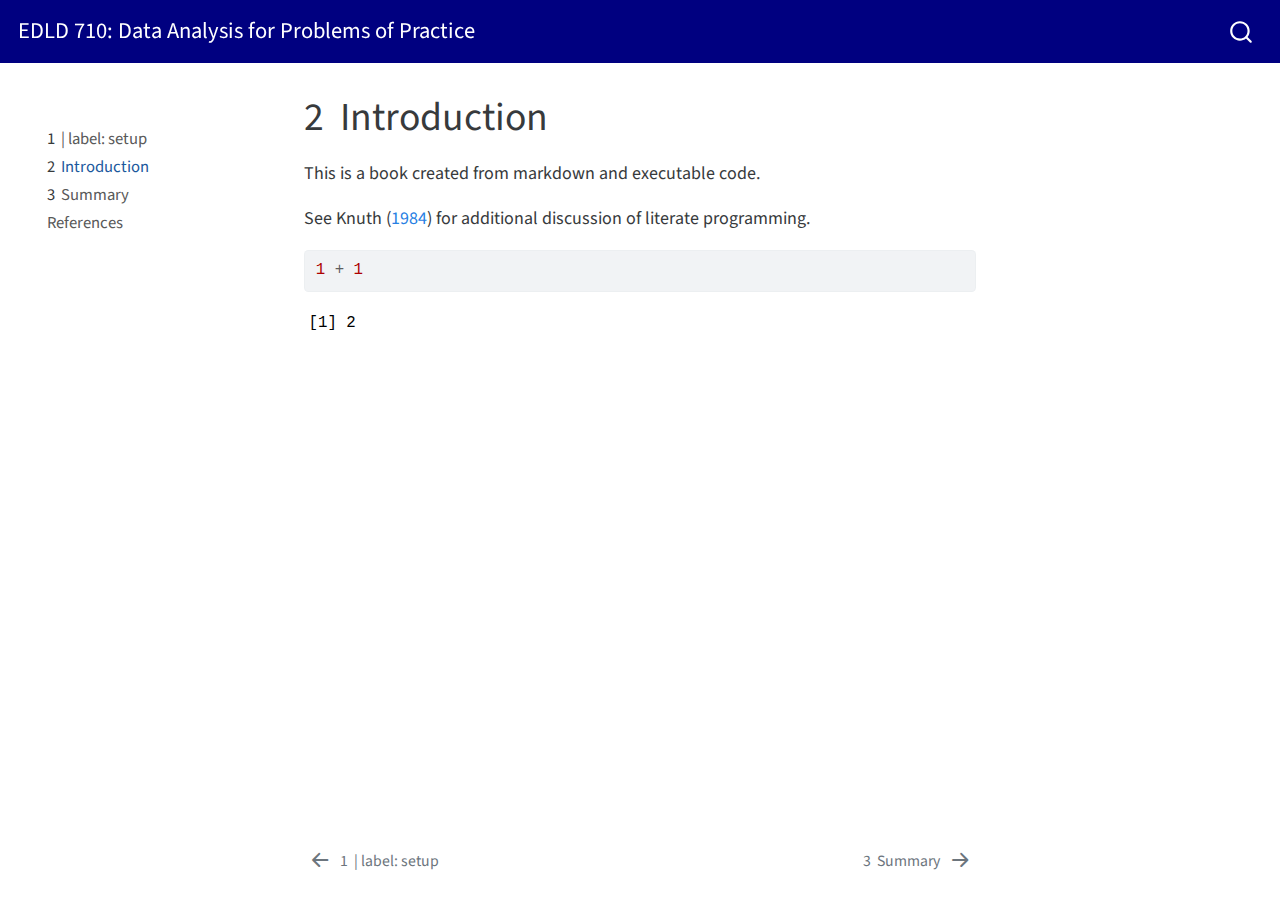
<file: intro.html>
<!DOCTYPE html>
<html xmlns="http://www.w3.org/1999/xhtml" lang="en" xml:lang="en"><head>

<meta charset="utf-8">
<meta name="generator" content="quarto-1.0.38">

<meta name="viewport" content="width=device-width, initial-scale=1.0, user-scalable=yes">


<title>EDLD 710: Data Analysis for Problems of Practice - 2&nbsp; Introduction</title>
<style>
code{white-space: pre-wrap;}
span.smallcaps{font-variant: small-caps;}
span.underline{text-decoration: underline;}
div.column{display: inline-block; vertical-align: top; width: 50%;}
div.hanging-indent{margin-left: 1.5em; text-indent: -1.5em;}
ul.task-list{list-style: none;}
pre > code.sourceCode { white-space: pre; position: relative; }
pre > code.sourceCode > span { display: inline-block; line-height: 1.25; }
pre > code.sourceCode > span:empty { height: 1.2em; }
.sourceCode { overflow: visible; }
code.sourceCode > span { color: inherit; text-decoration: inherit; }
div.sourceCode { margin: 1em 0; }
pre.sourceCode { margin: 0; }
@media screen {
div.sourceCode { overflow: auto; }
}
@media print {
pre > code.sourceCode { white-space: pre-wrap; }
pre > code.sourceCode > span { text-indent: -5em; padding-left: 5em; }
}
pre.numberSource code
  { counter-reset: source-line 0; }
pre.numberSource code > span
  { position: relative; left: -4em; counter-increment: source-line; }
pre.numberSource code > span > a:first-child::before
  { content: counter(source-line);
    position: relative; left: -1em; text-align: right; vertical-align: baseline;
    border: none; display: inline-block;
    -webkit-touch-callout: none; -webkit-user-select: none;
    -khtml-user-select: none; -moz-user-select: none;
    -ms-user-select: none; user-select: none;
    padding: 0 4px; width: 4em;
    color: #aaaaaa;
  }
pre.numberSource { margin-left: 3em; border-left: 1px solid #aaaaaa;  padding-left: 4px; }
div.sourceCode
  {   }
@media screen {
pre > code.sourceCode > span > a:first-child::before { text-decoration: underline; }
}
code span.al { color: #ff0000; font-weight: bold; } /* Alert */
code span.an { color: #60a0b0; font-weight: bold; font-style: italic; } /* Annotation */
code span.at { color: #7d9029; } /* Attribute */
code span.bn { color: #40a070; } /* BaseN */
code span.bu { } /* BuiltIn */
code span.cf { color: #007020; font-weight: bold; } /* ControlFlow */
code span.ch { color: #4070a0; } /* Char */
code span.cn { color: #880000; } /* Constant */
code span.co { color: #60a0b0; font-style: italic; } /* Comment */
code span.cv { color: #60a0b0; font-weight: bold; font-style: italic; } /* CommentVar */
code span.do { color: #ba2121; font-style: italic; } /* Documentation */
code span.dt { color: #902000; } /* DataType */
code span.dv { color: #40a070; } /* DecVal */
code span.er { color: #ff0000; font-weight: bold; } /* Error */
code span.ex { } /* Extension */
code span.fl { color: #40a070; } /* Float */
code span.fu { color: #06287e; } /* Function */
code span.im { } /* Import */
code span.in { color: #60a0b0; font-weight: bold; font-style: italic; } /* Information */
code span.kw { color: #007020; font-weight: bold; } /* Keyword */
code span.op { color: #666666; } /* Operator */
code span.ot { color: #007020; } /* Other */
code span.pp { color: #bc7a00; } /* Preprocessor */
code span.sc { color: #4070a0; } /* SpecialChar */
code span.ss { color: #bb6688; } /* SpecialString */
code span.st { color: #4070a0; } /* String */
code span.va { color: #19177c; } /* Variable */
code span.vs { color: #4070a0; } /* VerbatimString */
code span.wa { color: #60a0b0; font-weight: bold; font-style: italic; } /* Warning */
div.csl-bib-body { }
div.csl-entry {
  clear: both;
}
.hanging div.csl-entry {
  margin-left:2em;
  text-indent:-2em;
}
div.csl-left-margin {
  min-width:2em;
  float:left;
}
div.csl-right-inline {
  margin-left:2em;
  padding-left:1em;
}
div.csl-indent {
  margin-left: 2em;
}
</style>


<script src="site_libs/quarto-nav/quarto-nav.js"></script>
<script src="site_libs/quarto-nav/headroom.min.js"></script>
<script src="site_libs/clipboard/clipboard.min.js"></script>
<script src="site_libs/quarto-search/autocomplete.umd.js"></script>
<script src="site_libs/quarto-search/fuse.min.js"></script>
<script src="site_libs/quarto-search/quarto-search.js"></script>
<meta name="quarto:offset" content="./">
<link href="./summary.html" rel="next">
<link href="./index.html" rel="prev">
<script src="site_libs/quarto-html/quarto.js"></script>
<script src="site_libs/quarto-html/popper.min.js"></script>
<script src="site_libs/quarto-html/tippy.umd.min.js"></script>
<script src="site_libs/quarto-html/anchor.min.js"></script>
<link href="site_libs/quarto-html/tippy.css" rel="stylesheet">
<link href="site_libs/quarto-html/quarto-syntax-highlighting.css" rel="stylesheet" id="quarto-text-highlighting-styles">
<script src="site_libs/bootstrap/bootstrap.min.js"></script>
<link href="site_libs/bootstrap/bootstrap-icons.css" rel="stylesheet">
<link href="site_libs/bootstrap/bootstrap.min.css" rel="stylesheet" id="quarto-bootstrap" data-mode="light">
<script id="quarto-search-options" type="application/json">{
  "location": "navbar",
  "copy-button": false,
  "collapse-after": 3,
  "panel-placement": "end",
  "type": "overlay",
  "limit": 20,
  "language": {
    "search-no-results-text": "No results",
    "search-matching-documents-text": "matching documents",
    "search-copy-link-title": "Copy link to search",
    "search-hide-matches-text": "Hide additional matches",
    "search-more-match-text": "more match in this document",
    "search-more-matches-text": "more matches in this document",
    "search-clear-button-title": "Clear",
    "search-detached-cancel-button-title": "Cancel",
    "search-submit-button-title": "Submit"
  }
}</script>


</head>

<body class="nav-sidebar floating nav-fixed">

<div id="quarto-search-results"></div>
  <header id="quarto-header" class="headroom fixed-top">
    <nav class="navbar navbar-expand-lg navbar-dark ">
      <div class="navbar-container container-fluid">
      <a class="navbar-brand" href="./index.html">
    <span class="navbar-title">EDLD 710: Data Analysis for Problems of Practice</span>
  </a>
          <div id="quarto-search" class="" title="Search"></div>
      </div> <!-- /container-fluid -->
    </nav>
  <nav class="quarto-secondary-nav" data-bs-toggle="collapse" data-bs-target="#quarto-sidebar" aria-controls="quarto-sidebar" aria-expanded="false" aria-label="Toggle sidebar navigation" onclick="if (window.quartoToggleHeadroom) { window.quartoToggleHeadroom(); }">
    <div class="container-fluid d-flex justify-content-between">
      <h1 class="quarto-secondary-nav-title"><span class="chapter-number">2</span>&nbsp; <span class="chapter-title">Introduction</span></h1>
      <button type="button" class="quarto-btn-toggle btn" aria-label="Show secondary navigation">
        <i class="bi bi-chevron-right"></i>
      </button>
    </div>
  </nav>
</header>
<!-- content -->
<div id="quarto-content" class="quarto-container page-columns page-rows-contents page-layout-article page-navbar">
<!-- sidebar -->
  <nav id="quarto-sidebar" class="sidebar collapse sidebar-navigation floating overflow-auto">
      <div class="mt-2 flex-shrink-0 align-items-center">
        <div class="sidebar-search">
        <div id="quarto-search" class="" title="Search"></div>
        </div>
      </div>
    <div class="sidebar-menu-container"> 
    <ul class="list-unstyled mt-1">
        <li class="sidebar-item">
  <div class="sidebar-item-container"> 
  <a href="./index.html" class="sidebar-item-text sidebar-link"><span class="chapter-number">1</span>&nbsp; <span class="chapter-title">| label: setup</span></a>
  </div>
</li>
        <li class="sidebar-item">
  <div class="sidebar-item-container"> 
  <a href="./intro.html" class="sidebar-item-text sidebar-link active"><span class="chapter-number">2</span>&nbsp; <span class="chapter-title">Introduction</span></a>
  </div>
</li>
        <li class="sidebar-item">
  <div class="sidebar-item-container"> 
  <a href="./summary.html" class="sidebar-item-text sidebar-link"><span class="chapter-number">3</span>&nbsp; <span class="chapter-title">Summary</span></a>
  </div>
</li>
        <li class="sidebar-item">
  <div class="sidebar-item-container"> 
  <a href="./references.html" class="sidebar-item-text sidebar-link">References</a>
  </div>
</li>
    </ul>
    </div>
</nav>
<!-- margin-sidebar -->
    <div id="quarto-margin-sidebar" class="sidebar margin-sidebar">
        
    </div>
<!-- main -->
<main class="content" id="quarto-document-content">

<header id="title-block-header" class="quarto-title-block default">
<div class="quarto-title">
<h1 class="title d-none d-lg-block"><span class="chapter-number">2</span>&nbsp; <span class="chapter-title">Introduction</span></h1>
</div>



<div class="quarto-title-meta">

    
    
  </div>
  

</header>

<p>This is a book created from markdown and executable code.</p>
<p>See <span class="citation" data-cites="knuth84">Knuth (<a href="references.html#ref-knuth84" role="doc-biblioref">1984</a>)</span> for additional discussion of literate programming.</p>
<div class="cell">
<div class="sourceCode cell-code" id="cb1"><pre class="sourceCode r code-with-copy"><code class="sourceCode r"><span id="cb1-1"><a href="#cb1-1" aria-hidden="true" tabindex="-1"></a><span class="dv">1</span> <span class="sc">+</span> <span class="dv">1</span></span></code><button title="Copy to Clipboard" class="code-copy-button"><i class="bi"></i></button></pre></div>
<div class="cell-output cell-output-stdout">
<pre><code>[1] 2</code></pre>
</div>
</div>


<div id="refs" class="references csl-bib-body hanging-indent" role="doc-bibliography" style="display: none">
<div id="ref-knuth84" class="csl-entry" role="doc-biblioentry">
Knuth, Donald E. 1984. <span>“Literate Programming.”</span> <em>Comput. J.</em> 27 (2): 97–111. <a href="https://doi.org/10.1093/comjnl/27.2.97">https://doi.org/10.1093/comjnl/27.2.97</a>.
</div>
</div>

</main> <!-- /main -->
<script id="quarto-html-after-body" type="application/javascript">
window.document.addEventListener("DOMContentLoaded", function (event) {
  const toggleBodyColorMode = (bsSheetEl) => {
    const mode = bsSheetEl.getAttribute("data-mode");
    const bodyEl = window.document.querySelector("body");
    if (mode === "dark") {
      bodyEl.classList.add("quarto-dark");
      bodyEl.classList.remove("quarto-light");
    } else {
      bodyEl.classList.add("quarto-light");
      bodyEl.classList.remove("quarto-dark");
    }
  }
  const toggleBodyColorPrimary = () => {
    const bsSheetEl = window.document.querySelector("link#quarto-bootstrap");
    if (bsSheetEl) {
      toggleBodyColorMode(bsSheetEl);
    }
  }
  toggleBodyColorPrimary();  
  const icon = "";
  const anchorJS = new window.AnchorJS();
  anchorJS.options = {
    placement: 'right',
    icon: icon
  };
  anchorJS.add('.anchored');
  const clipboard = new window.ClipboardJS('.code-copy-button', {
    target: function(trigger) {
      return trigger.previousElementSibling;
    }
  });
  clipboard.on('success', function(e) {
    // button target
    const button = e.trigger;
    // don't keep focus
    button.blur();
    // flash "checked"
    button.classList.add('code-copy-button-checked');
    var currentTitle = button.getAttribute("title");
    button.setAttribute("title", "Copied!");
    setTimeout(function() {
      button.setAttribute("title", currentTitle);
      button.classList.remove('code-copy-button-checked');
    }, 1000);
    // clear code selection
    e.clearSelection();
  });
  function tippyHover(el, contentFn) {
    const config = {
      allowHTML: true,
      content: contentFn,
      maxWidth: 500,
      delay: 100,
      arrow: false,
      appendTo: function(el) {
          return el.parentElement;
      },
      interactive: true,
      interactiveBorder: 10,
      theme: 'quarto',
      placement: 'bottom-start'
    };
    window.tippy(el, config); 
  }
  const noterefs = window.document.querySelectorAll('a[role="doc-noteref"]');
  for (var i=0; i<noterefs.length; i++) {
    const ref = noterefs[i];
    tippyHover(ref, function() {
      let href = ref.getAttribute('href');
      try { href = new URL(href).hash; } catch {}
      const id = href.replace(/^#\/?/, "");
      const note = window.document.getElementById(id);
      return note.innerHTML;
    });
  }
  var bibliorefs = window.document.querySelectorAll('a[role="doc-biblioref"]');
  for (var i=0; i<bibliorefs.length; i++) {
    const ref = bibliorefs[i];
    const cites = ref.parentNode.getAttribute('data-cites').split(' ');
    tippyHover(ref, function() {
      var popup = window.document.createElement('div');
      cites.forEach(function(cite) {
        var citeDiv = window.document.createElement('div');
        citeDiv.classList.add('hanging-indent');
        citeDiv.classList.add('csl-entry');
        var biblioDiv = window.document.getElementById('ref-' + cite);
        if (biblioDiv) {
          citeDiv.innerHTML = biblioDiv.innerHTML;
        }
        popup.appendChild(citeDiv);
      });
      return popup.innerHTML;
    });
  }
});
</script>
<nav class="page-navigation">
  <div class="nav-page nav-page-previous">
      <a href="./index.html" class="pagination-link">
        <i class="bi bi-arrow-left-short"></i> <span class="nav-page-text"><span class="chapter-number">1</span>&nbsp; <span class="chapter-title">| label: setup</span></span>
      </a>          
  </div>
  <div class="nav-page nav-page-next">
      <a href="./summary.html" class="pagination-link">
        <span class="nav-page-text"><span class="chapter-number">3</span>&nbsp; <span class="chapter-title">Summary</span></span> <i class="bi bi-arrow-right-short"></i>
      </a>
  </div>
</nav>
</div> <!-- /content -->



</body></html>
</file>
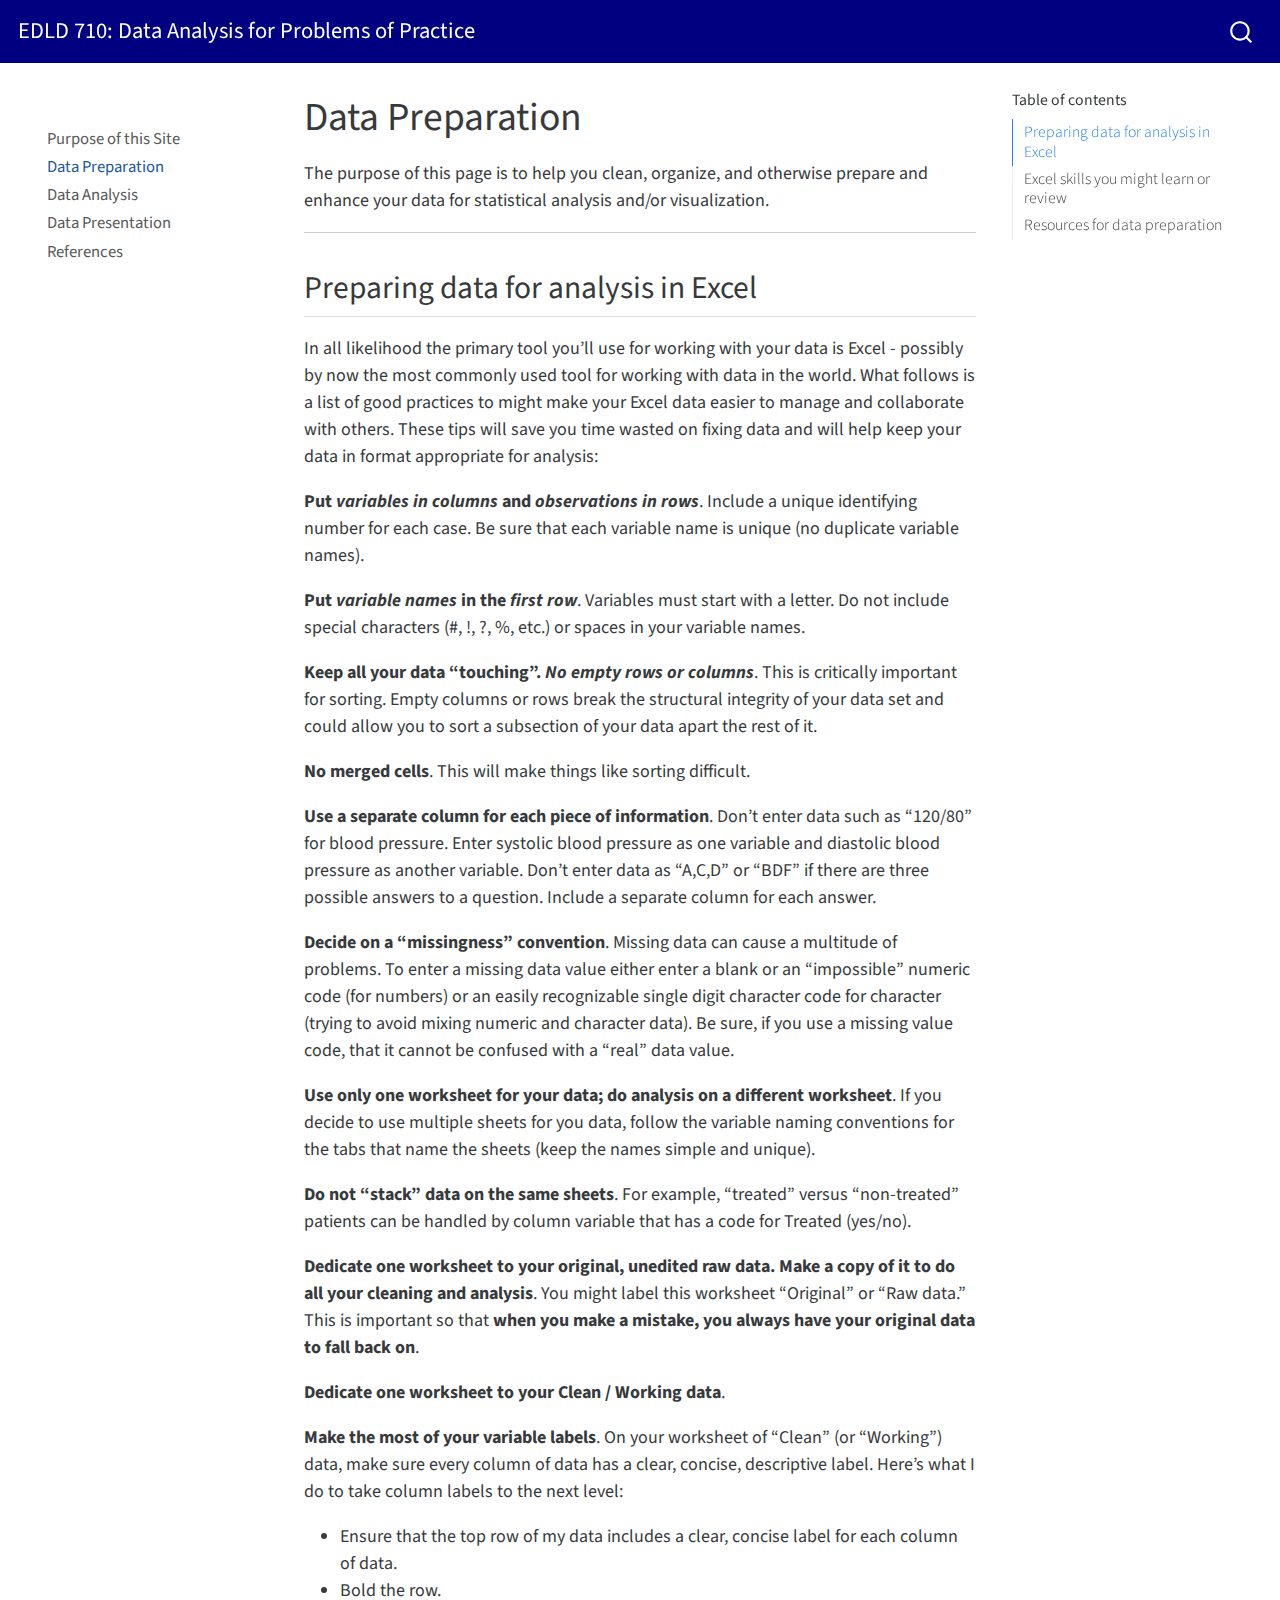
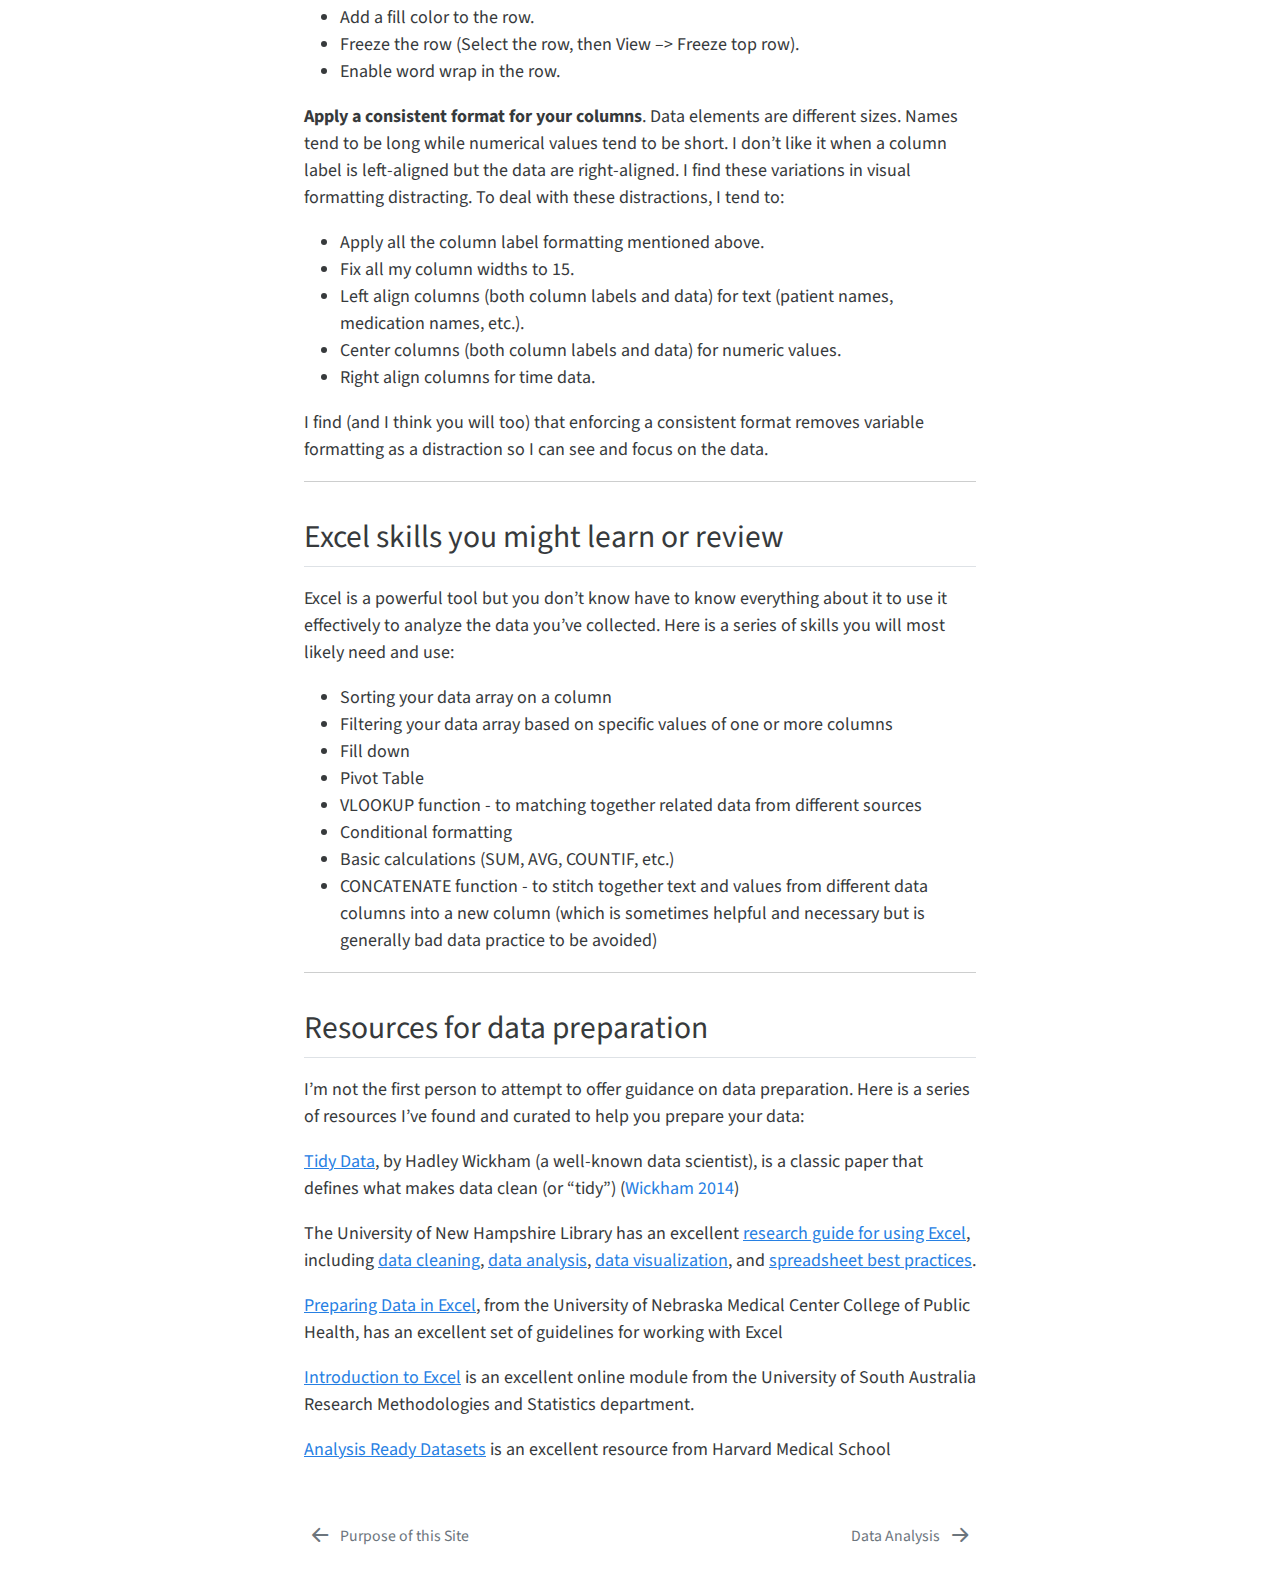
<file: Preparing.html>
<!DOCTYPE html>
<html xmlns="http://www.w3.org/1999/xhtml" lang="en" xml:lang="en"><head>

<meta charset="utf-8">
<meta name="generator" content="quarto-1.0.38">

<meta name="viewport" content="width=device-width, initial-scale=1.0, user-scalable=yes">


<title>EDLD 710: Data Analysis for Problems of Practice - Data Preparation</title>
<style>
code{white-space: pre-wrap;}
span.smallcaps{font-variant: small-caps;}
span.underline{text-decoration: underline;}
div.column{display: inline-block; vertical-align: top; width: 50%;}
div.hanging-indent{margin-left: 1.5em; text-indent: -1.5em;}
ul.task-list{list-style: none;}
div.csl-bib-body { }
div.csl-entry {
  clear: both;
}
.hanging div.csl-entry {
  margin-left:2em;
  text-indent:-2em;
}
div.csl-left-margin {
  min-width:2em;
  float:left;
}
div.csl-right-inline {
  margin-left:2em;
  padding-left:1em;
}
div.csl-indent {
  margin-left: 2em;
}
</style>


<script src="site_libs/quarto-nav/quarto-nav.js"></script>
<script src="site_libs/quarto-nav/headroom.min.js"></script>
<script src="site_libs/clipboard/clipboard.min.js"></script>
<script src="site_libs/quarto-search/autocomplete.umd.js"></script>
<script src="site_libs/quarto-search/fuse.min.js"></script>
<script src="site_libs/quarto-search/quarto-search.js"></script>
<meta name="quarto:offset" content="./">
<link href="./Analyzing.html" rel="next">
<link href="./index.html" rel="prev">
<script src="site_libs/quarto-html/quarto.js"></script>
<script src="site_libs/quarto-html/popper.min.js"></script>
<script src="site_libs/quarto-html/tippy.umd.min.js"></script>
<script src="site_libs/quarto-html/anchor.min.js"></script>
<link href="site_libs/quarto-html/tippy.css" rel="stylesheet">
<link href="site_libs/quarto-html/quarto-syntax-highlighting.css" rel="stylesheet" id="quarto-text-highlighting-styles">
<script src="site_libs/bootstrap/bootstrap.min.js"></script>
<link href="site_libs/bootstrap/bootstrap-icons.css" rel="stylesheet">
<link href="site_libs/bootstrap/bootstrap.min.css" rel="stylesheet" id="quarto-bootstrap" data-mode="light">
<script id="quarto-search-options" type="application/json">{
  "location": "navbar",
  "copy-button": false,
  "collapse-after": 3,
  "panel-placement": "end",
  "type": "overlay",
  "limit": 20,
  "language": {
    "search-no-results-text": "No results",
    "search-matching-documents-text": "matching documents",
    "search-copy-link-title": "Copy link to search",
    "search-hide-matches-text": "Hide additional matches",
    "search-more-match-text": "more match in this document",
    "search-more-matches-text": "more matches in this document",
    "search-clear-button-title": "Clear",
    "search-detached-cancel-button-title": "Cancel",
    "search-submit-button-title": "Submit"
  }
}</script>


</head>

<body class="nav-sidebar floating nav-fixed">

<div id="quarto-search-results"></div>
  <header id="quarto-header" class="headroom fixed-top">
    <nav class="navbar navbar-expand-lg navbar-dark ">
      <div class="navbar-container container-fluid">
      <a class="navbar-brand" href="./index.html">
    <span class="navbar-title">EDLD 710: Data Analysis for Problems of Practice</span>
  </a>
          <div id="quarto-search" class="" title="Search"></div>
      </div> <!-- /container-fluid -->
    </nav>
  <nav class="quarto-secondary-nav" data-bs-toggle="collapse" data-bs-target="#quarto-sidebar" aria-controls="quarto-sidebar" aria-expanded="false" aria-label="Toggle sidebar navigation" onclick="if (window.quartoToggleHeadroom) { window.quartoToggleHeadroom(); }">
    <div class="container-fluid d-flex justify-content-between">
      <h1 class="quarto-secondary-nav-title">Data Preparation</h1>
      <button type="button" class="quarto-btn-toggle btn" aria-label="Show secondary navigation">
        <i class="bi bi-chevron-right"></i>
      </button>
    </div>
  </nav>
</header>
<!-- content -->
<div id="quarto-content" class="quarto-container page-columns page-rows-contents page-layout-article page-navbar">
<!-- sidebar -->
  <nav id="quarto-sidebar" class="sidebar collapse sidebar-navigation floating overflow-auto">
      <div class="mt-2 flex-shrink-0 align-items-center">
        <div class="sidebar-search">
        <div id="quarto-search" class="" title="Search"></div>
        </div>
      </div>
    <div class="sidebar-menu-container"> 
    <ul class="list-unstyled mt-1">
        <li class="sidebar-item">
  <div class="sidebar-item-container"> 
  <a href="./index.html" class="sidebar-item-text sidebar-link">Purpose of this Site</a>
  </div>
</li>
        <li class="sidebar-item">
  <div class="sidebar-item-container"> 
  <a href="./Preparing.html" class="sidebar-item-text sidebar-link active">Data Preparation</a>
  </div>
</li>
        <li class="sidebar-item">
  <div class="sidebar-item-container"> 
  <a href="./Analyzing.html" class="sidebar-item-text sidebar-link">Data Analysis</a>
  </div>
</li>
        <li class="sidebar-item">
  <div class="sidebar-item-container"> 
  <a href="./Reporting.html" class="sidebar-item-text sidebar-link">Data Presentation</a>
  </div>
</li>
        <li class="sidebar-item">
  <div class="sidebar-item-container"> 
  <a href="./References.html" class="sidebar-item-text sidebar-link">References</a>
  </div>
</li>
    </ul>
    </div>
</nav>
<!-- margin-sidebar -->
    <div id="quarto-margin-sidebar" class="sidebar margin-sidebar">
        <nav id="TOC" role="doc-toc">
    <h2 id="toc-title">Table of contents</h2>
   
  <ul>
  <li><a href="#preparing-data-for-analysis-in-excel" id="toc-preparing-data-for-analysis-in-excel" class="nav-link active" data-scroll-target="#preparing-data-for-analysis-in-excel">Preparing data for analysis in Excel</a></li>
  <li><a href="#excel-skills-you-might-learn-or-review" id="toc-excel-skills-you-might-learn-or-review" class="nav-link" data-scroll-target="#excel-skills-you-might-learn-or-review">Excel skills you might learn or review</a></li>
  <li><a href="#resources-for-data-preparation" id="toc-resources-for-data-preparation" class="nav-link" data-scroll-target="#resources-for-data-preparation">Resources for data preparation</a></li>
  </ul>
</nav>
    </div>
<!-- main -->
<main class="content" id="quarto-document-content">

<header id="title-block-header" class="quarto-title-block default">
<div class="quarto-title">
<h1 class="title d-none d-lg-block">Data Preparation</h1>
</div>



<div class="quarto-title-meta">

    
    
  </div>
  

</header>

<p>The purpose of this page is to help you clean, organize, and otherwise prepare and enhance your data for statistical analysis and/or visualization.</p>
<hr>
<section id="preparing-data-for-analysis-in-excel" class="level2">
<h2 class="anchored" data-anchor-id="preparing-data-for-analysis-in-excel">Preparing data for analysis in Excel</h2>
<p>In all likelihood the primary tool you’ll use for working with your data is Excel - possibly by now the most commonly used tool for working with data in the world. What follows is a list of good practices to might make your Excel data easier to manage and collaborate with others. These tips will save you time wasted on fixing data and will help keep your data in format appropriate for analysis:</p>
<p><strong>Put <em>variables in columns</em> and <em>observations in rows</em></strong>. Include a unique identifying number for each case. Be sure that each variable name is unique (no duplicate variable names).</p>
<p><strong>Put <em>variable names</em> in the <em>first row</em></strong>. Variables must start with a letter. Do not include special characters (#, !, ?, %, etc.) or spaces in your variable names.</p>
<p><strong>Keep all your data “touching”. <em>No empty rows or columns</em></strong>. This is critically important for sorting. Empty columns or rows break the structural integrity of your data set and could allow you to sort a subsection of your data apart the rest of it.</p>
<p><strong>No merged cells</strong>. This will make things like sorting difficult.</p>
<p><strong>Use a separate column for each piece of information</strong>. Don’t enter data such as “120/80” for blood pressure. Enter systolic blood pressure as one variable and diastolic blood pressure as another variable. Don’t enter data as “A,C,D” or “BDF” if there are three possible answers to a question. Include a separate column for each answer.</p>
<p><strong>Decide on a “missingness” convention</strong>. Missing data can cause a multitude of problems. To enter a missing data value either enter a blank or an “impossible” numeric code (for numbers) or an easily recognizable single digit character code for character (trying to avoid mixing numeric and character data). Be sure, if you use a missing value code, that it cannot be confused with a “real” data value.</p>
<p><strong>Use only one worksheet for your data; do analysis on a different worksheet</strong>. If you decide to use multiple sheets for you data, follow the variable naming conventions for the tabs that name the sheets (keep the names simple and unique).</p>
<p><strong>Do not “stack” data on the same sheets</strong>. For example, “treated” versus “non-treated” patients can be handled by column variable that has a code for Treated (yes/no).</p>
<p><strong>Dedicate one worksheet to your original, unedited raw data. Make a copy of it to do all your cleaning and analysis</strong>. You might label this worksheet “Original” or “Raw data.” This is important so that <strong>when you make a mistake, you always have your original data to fall back on</strong>.</p>
<p><strong>Dedicate one worksheet to your Clean / Working data</strong>.</p>
<p><strong>Make the most of your variable labels</strong>. On your worksheet of “Clean” (or “Working”) data, make sure every column of data has a clear, concise, descriptive label. Here’s what I do to take column labels to the next level:</p>
<ul>
<li>Ensure that the top row of my data includes a clear, concise label for each column of data.</li>
<li>Bold the row.</li>
<li>Add a fill color to the row.</li>
<li>Freeze the row (Select the row, then View –&gt; Freeze top row).</li>
<li>Enable word wrap in the row.</li>
</ul>
<p><strong>Apply a consistent format for your columns</strong>. Data elements are different sizes. Names tend to be long while numerical values tend to be short. I don’t like it when a column label is left-aligned but the data are right-aligned. I find these variations in visual formatting distracting. To deal with these distractions, I tend to:</p>
<ul>
<li>Apply all the column label formatting mentioned above.</li>
<li>Fix all my column widths to 15.</li>
<li>Left align columns (both column labels and data) for text (patient names, medication names, etc.).</li>
<li>Center columns (both column labels and data) for numeric values.</li>
<li>Right align columns for time data.</li>
</ul>
<p>I find (and I think you will too) that enforcing a consistent format removes variable formatting as a distraction so I can see and focus on the data.</p>
<hr>
</section>
<section id="excel-skills-you-might-learn-or-review" class="level2">
<h2 class="anchored" data-anchor-id="excel-skills-you-might-learn-or-review">Excel skills you might learn or review</h2>
<p>Excel is a powerful tool but you don’t know have to know everything about it to use it effectively to analyze the data you’ve collected. Here is a series of skills you will most likely need and use:</p>
<ul>
<li>Sorting your data array on a column</li>
<li>Filtering your data array based on specific values of one or more columns</li>
<li>Fill down</li>
<li>Pivot Table</li>
<li>VLOOKUP function - to matching together related data from different sources</li>
<li>Conditional formatting</li>
<li>Basic calculations (SUM, AVG, COUNTIF, etc.)</li>
<li>CONCATENATE function - to stitch together text and values from different data columns into a new column (which is sometimes helpful and necessary but is generally bad data practice to be avoided)</li>
</ul>
<hr>
</section>
<section id="resources-for-data-preparation" class="level2">
<h2 class="anchored" data-anchor-id="resources-for-data-preparation">Resources for data preparation</h2>
<p>I’m not the first person to attempt to offer guidance on data preparation. Here is a series of resources I’ve found and curated to help you prepare your data:</p>
<p><a href="https://vita.had.co.nz/papers/tidy-data.pdf">Tidy Data</a>, by Hadley Wickham (a well-known data scientist), is a classic paper that defines what makes data clean (or “tidy”) <span class="citation" data-cites="WickhamTidy">(<a href="References.html#ref-WickhamTidy" role="doc-biblioref">Wickham 2014</a>)</span></p>
<p>The University of New Hampshire Library has an excellent <a href="https://libraryguides.unh.edu/excel">research guide for using Excel</a>, including <a href="https://libraryguides.unh.edu/excel/cleaning">data cleaning</a>, <a href="https://libraryguides.unh.edu/excel/analysis">data analysis</a>, <a href="https://libraryguides.unh.edu/excel/visualization">data visualization</a>, and <a href="https://libraryguides.unh.edu/excel/bestpractices">spreadsheet best practices</a>.</p>
<p><a href="https://libraryguides.unh.edu/excel/bestpractices">Preparing Data in Excel</a>, from the University of Nebraska Medical Center College of Public Health, has an excellent set of guidelines for working with Excel</p>
<p><a href="https://lo.unisa.edu.au/mod/book/view.php?id=646440&amp;chapterid=164660">Introduction to Excel</a> is an excellent online module from the University of South Australia Research Methodologies and Statistics department.</p>
<p><a href="https://datamanagement.hms.harvard.edu/analyze/analysis-ready-datasets">Analysis Ready Datasets</a> is an excellent resource from Harvard Medical School</p>


<div id="refs" class="references csl-bib-body hanging-indent" role="doc-bibliography" style="display: none">
<div id="ref-WickhamTidy" class="csl-entry" role="doc-biblioentry">
Wickham, Hadley. 2014. <span>“Tidy Data.”</span> <em>Journal of Statistical Software</em> 59 (10). <a href="https://www.jstatsoft.org/article/view/v059i10">https://www.jstatsoft.org/article/view/v059i10</a>.
</div>
</div>
</section>

</main> <!-- /main -->
<script id="quarto-html-after-body" type="application/javascript">
window.document.addEventListener("DOMContentLoaded", function (event) {
  const toggleBodyColorMode = (bsSheetEl) => {
    const mode = bsSheetEl.getAttribute("data-mode");
    const bodyEl = window.document.querySelector("body");
    if (mode === "dark") {
      bodyEl.classList.add("quarto-dark");
      bodyEl.classList.remove("quarto-light");
    } else {
      bodyEl.classList.add("quarto-light");
      bodyEl.classList.remove("quarto-dark");
    }
  }
  const toggleBodyColorPrimary = () => {
    const bsSheetEl = window.document.querySelector("link#quarto-bootstrap");
    if (bsSheetEl) {
      toggleBodyColorMode(bsSheetEl);
    }
  }
  toggleBodyColorPrimary();  
  const icon = "";
  const anchorJS = new window.AnchorJS();
  anchorJS.options = {
    placement: 'right',
    icon: icon
  };
  anchorJS.add('.anchored');
  const clipboard = new window.ClipboardJS('.code-copy-button', {
    target: function(trigger) {
      return trigger.previousElementSibling;
    }
  });
  clipboard.on('success', function(e) {
    // button target
    const button = e.trigger;
    // don't keep focus
    button.blur();
    // flash "checked"
    button.classList.add('code-copy-button-checked');
    var currentTitle = button.getAttribute("title");
    button.setAttribute("title", "Copied!");
    setTimeout(function() {
      button.setAttribute("title", currentTitle);
      button.classList.remove('code-copy-button-checked');
    }, 1000);
    // clear code selection
    e.clearSelection();
  });
  function tippyHover(el, contentFn) {
    const config = {
      allowHTML: true,
      content: contentFn,
      maxWidth: 500,
      delay: 100,
      arrow: false,
      appendTo: function(el) {
          return el.parentElement;
      },
      interactive: true,
      interactiveBorder: 10,
      theme: 'quarto',
      placement: 'bottom-start'
    };
    window.tippy(el, config); 
  }
  const noterefs = window.document.querySelectorAll('a[role="doc-noteref"]');
  for (var i=0; i<noterefs.length; i++) {
    const ref = noterefs[i];
    tippyHover(ref, function() {
      let href = ref.getAttribute('href');
      try { href = new URL(href).hash; } catch {}
      const id = href.replace(/^#\/?/, "");
      const note = window.document.getElementById(id);
      return note.innerHTML;
    });
  }
  var bibliorefs = window.document.querySelectorAll('a[role="doc-biblioref"]');
  for (var i=0; i<bibliorefs.length; i++) {
    const ref = bibliorefs[i];
    const cites = ref.parentNode.getAttribute('data-cites').split(' ');
    tippyHover(ref, function() {
      var popup = window.document.createElement('div');
      cites.forEach(function(cite) {
        var citeDiv = window.document.createElement('div');
        citeDiv.classList.add('hanging-indent');
        citeDiv.classList.add('csl-entry');
        var biblioDiv = window.document.getElementById('ref-' + cite);
        if (biblioDiv) {
          citeDiv.innerHTML = biblioDiv.innerHTML;
        }
        popup.appendChild(citeDiv);
      });
      return popup.innerHTML;
    });
  }
});
</script>
<nav class="page-navigation">
  <div class="nav-page nav-page-previous">
      <a href="./index.html" class="pagination-link">
        <i class="bi bi-arrow-left-short"></i> <span class="nav-page-text">Purpose of this Site</span>
      </a>          
  </div>
  <div class="nav-page nav-page-next">
      <a href="./Analyzing.html" class="pagination-link">
        <span class="nav-page-text">Data Analysis</span> <i class="bi bi-arrow-right-short"></i>
      </a>
  </div>
</nav>
</div> <!-- /content -->



</body></html>
</file>
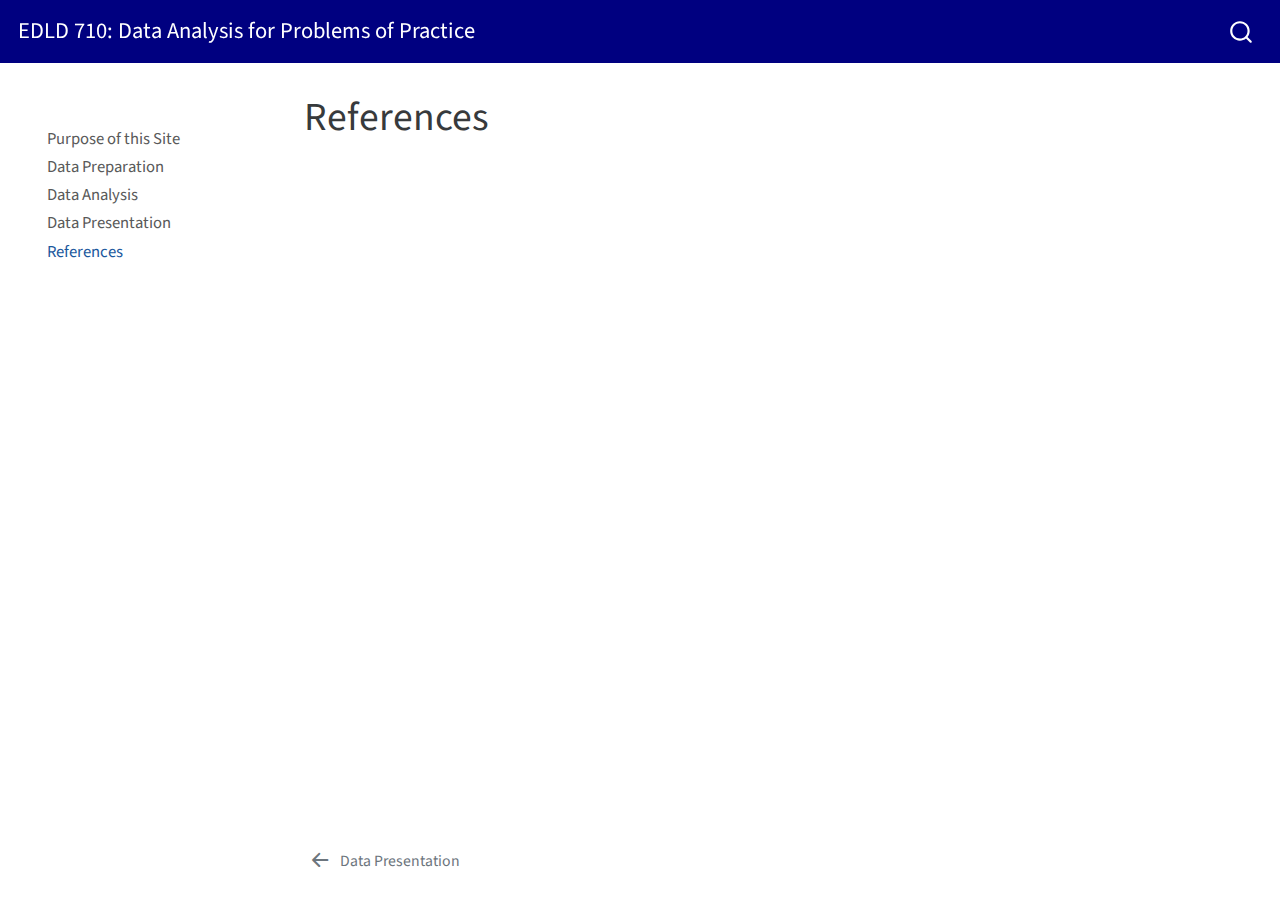
<file: references.html>
<!DOCTYPE html>
<html xmlns="http://www.w3.org/1999/xhtml" lang="en" xml:lang="en"><head>

<meta charset="utf-8">
<meta name="generator" content="quarto-1.0.38">

<meta name="viewport" content="width=device-width, initial-scale=1.0, user-scalable=yes">


<title>EDLD 710: Data Analysis for Problems of Practice - References</title>
<style>
code{white-space: pre-wrap;}
span.smallcaps{font-variant: small-caps;}
span.underline{text-decoration: underline;}
div.column{display: inline-block; vertical-align: top; width: 50%;}
div.hanging-indent{margin-left: 1.5em; text-indent: -1.5em;}
ul.task-list{list-style: none;}
div.csl-bib-body { }
div.csl-entry {
  clear: both;
}
.hanging div.csl-entry {
  margin-left:2em;
  text-indent:-2em;
}
div.csl-left-margin {
  min-width:2em;
  float:left;
}
div.csl-right-inline {
  margin-left:2em;
  padding-left:1em;
}
div.csl-indent {
  margin-left: 2em;
}
</style>


<script src="site_libs/quarto-nav/quarto-nav.js"></script>
<script src="site_libs/quarto-nav/headroom.min.js"></script>
<script src="site_libs/clipboard/clipboard.min.js"></script>
<script src="site_libs/quarto-search/autocomplete.umd.js"></script>
<script src="site_libs/quarto-search/fuse.min.js"></script>
<script src="site_libs/quarto-search/quarto-search.js"></script>
<meta name="quarto:offset" content="./">
<link href="./Reporting.html" rel="prev">
<script src="site_libs/quarto-html/quarto.js"></script>
<script src="site_libs/quarto-html/popper.min.js"></script>
<script src="site_libs/quarto-html/tippy.umd.min.js"></script>
<script src="site_libs/quarto-html/anchor.min.js"></script>
<link href="site_libs/quarto-html/tippy.css" rel="stylesheet">
<link href="site_libs/quarto-html/quarto-syntax-highlighting.css" rel="stylesheet" id="quarto-text-highlighting-styles">
<script src="site_libs/bootstrap/bootstrap.min.js"></script>
<link href="site_libs/bootstrap/bootstrap-icons.css" rel="stylesheet">
<link href="site_libs/bootstrap/bootstrap.min.css" rel="stylesheet" id="quarto-bootstrap" data-mode="light">
<script id="quarto-search-options" type="application/json">{
  "location": "navbar",
  "copy-button": false,
  "collapse-after": 3,
  "panel-placement": "end",
  "type": "overlay",
  "limit": 20,
  "language": {
    "search-no-results-text": "No results",
    "search-matching-documents-text": "matching documents",
    "search-copy-link-title": "Copy link to search",
    "search-hide-matches-text": "Hide additional matches",
    "search-more-match-text": "more match in this document",
    "search-more-matches-text": "more matches in this document",
    "search-clear-button-title": "Clear",
    "search-detached-cancel-button-title": "Cancel",
    "search-submit-button-title": "Submit"
  }
}</script>


</head>

<body class="nav-sidebar floating nav-fixed">

<div id="quarto-search-results"></div>
  <header id="quarto-header" class="headroom fixed-top">
    <nav class="navbar navbar-expand-lg navbar-dark ">
      <div class="navbar-container container-fluid">
      <a class="navbar-brand" href="./index.html">
    <span class="navbar-title">EDLD 710: Data Analysis for Problems of Practice</span>
  </a>
          <div id="quarto-search" class="" title="Search"></div>
      </div> <!-- /container-fluid -->
    </nav>
  <nav class="quarto-secondary-nav" data-bs-toggle="collapse" data-bs-target="#quarto-sidebar" aria-controls="quarto-sidebar" aria-expanded="false" aria-label="Toggle sidebar navigation" onclick="if (window.quartoToggleHeadroom) { window.quartoToggleHeadroom(); }">
    <div class="container-fluid d-flex justify-content-between">
      <h1 class="quarto-secondary-nav-title">References</h1>
      <button type="button" class="quarto-btn-toggle btn" aria-label="Show secondary navigation">
        <i class="bi bi-chevron-right"></i>
      </button>
    </div>
  </nav>
</header>
<!-- content -->
<div id="quarto-content" class="quarto-container page-columns page-rows-contents page-layout-article page-navbar">
<!-- sidebar -->
  <nav id="quarto-sidebar" class="sidebar collapse sidebar-navigation floating overflow-auto">
      <div class="mt-2 flex-shrink-0 align-items-center">
        <div class="sidebar-search">
        <div id="quarto-search" class="" title="Search"></div>
        </div>
      </div>
    <div class="sidebar-menu-container"> 
    <ul class="list-unstyled mt-1">
        <li class="sidebar-item">
  <div class="sidebar-item-container"> 
  <a href="./index.html" class="sidebar-item-text sidebar-link">Purpose of this Site</a>
  </div>
</li>
        <li class="sidebar-item">
  <div class="sidebar-item-container"> 
  <a href="./Preparing.html" class="sidebar-item-text sidebar-link">Data Preparation</a>
  </div>
</li>
        <li class="sidebar-item">
  <div class="sidebar-item-container"> 
  <a href="./Analyzing.html" class="sidebar-item-text sidebar-link">Data Analysis</a>
  </div>
</li>
        <li class="sidebar-item">
  <div class="sidebar-item-container"> 
  <a href="./Reporting.html" class="sidebar-item-text sidebar-link">Data Presentation</a>
  </div>
</li>
        <li class="sidebar-item">
  <div class="sidebar-item-container"> 
  <a href="./References.html" class="sidebar-item-text sidebar-link active">References</a>
  </div>
</li>
    </ul>
    </div>
</nav>
<!-- margin-sidebar -->
    <div id="quarto-margin-sidebar" class="sidebar margin-sidebar">
        
    </div>
<!-- main -->
<main class="content" id="quarto-document-content">

<header id="title-block-header" class="quarto-title-block default">
<div class="quarto-title">
<h1 class="title d-none d-lg-block">References</h1>
</div>



<div class="quarto-title-meta">

    
    
  </div>
  

</header>

<div id="refs" role="doc-bibliography" style="display: none">

</div>



</main> <!-- /main -->
<script id="quarto-html-after-body" type="application/javascript">
window.document.addEventListener("DOMContentLoaded", function (event) {
  const toggleBodyColorMode = (bsSheetEl) => {
    const mode = bsSheetEl.getAttribute("data-mode");
    const bodyEl = window.document.querySelector("body");
    if (mode === "dark") {
      bodyEl.classList.add("quarto-dark");
      bodyEl.classList.remove("quarto-light");
    } else {
      bodyEl.classList.add("quarto-light");
      bodyEl.classList.remove("quarto-dark");
    }
  }
  const toggleBodyColorPrimary = () => {
    const bsSheetEl = window.document.querySelector("link#quarto-bootstrap");
    if (bsSheetEl) {
      toggleBodyColorMode(bsSheetEl);
    }
  }
  toggleBodyColorPrimary();  
  const icon = "";
  const anchorJS = new window.AnchorJS();
  anchorJS.options = {
    placement: 'right',
    icon: icon
  };
  anchorJS.add('.anchored');
  const clipboard = new window.ClipboardJS('.code-copy-button', {
    target: function(trigger) {
      return trigger.previousElementSibling;
    }
  });
  clipboard.on('success', function(e) {
    // button target
    const button = e.trigger;
    // don't keep focus
    button.blur();
    // flash "checked"
    button.classList.add('code-copy-button-checked');
    var currentTitle = button.getAttribute("title");
    button.setAttribute("title", "Copied!");
    setTimeout(function() {
      button.setAttribute("title", currentTitle);
      button.classList.remove('code-copy-button-checked');
    }, 1000);
    // clear code selection
    e.clearSelection();
  });
  function tippyHover(el, contentFn) {
    const config = {
      allowHTML: true,
      content: contentFn,
      maxWidth: 500,
      delay: 100,
      arrow: false,
      appendTo: function(el) {
          return el.parentElement;
      },
      interactive: true,
      interactiveBorder: 10,
      theme: 'quarto',
      placement: 'bottom-start'
    };
    window.tippy(el, config); 
  }
  const noterefs = window.document.querySelectorAll('a[role="doc-noteref"]');
  for (var i=0; i<noterefs.length; i++) {
    const ref = noterefs[i];
    tippyHover(ref, function() {
      let href = ref.getAttribute('href');
      try { href = new URL(href).hash; } catch {}
      const id = href.replace(/^#\/?/, "");
      const note = window.document.getElementById(id);
      return note.innerHTML;
    });
  }
  var bibliorefs = window.document.querySelectorAll('a[role="doc-biblioref"]');
  for (var i=0; i<bibliorefs.length; i++) {
    const ref = bibliorefs[i];
    const cites = ref.parentNode.getAttribute('data-cites').split(' ');
    tippyHover(ref, function() {
      var popup = window.document.createElement('div');
      cites.forEach(function(cite) {
        var citeDiv = window.document.createElement('div');
        citeDiv.classList.add('hanging-indent');
        citeDiv.classList.add('csl-entry');
        var biblioDiv = window.document.getElementById('ref-' + cite);
        if (biblioDiv) {
          citeDiv.innerHTML = biblioDiv.innerHTML;
        }
        popup.appendChild(citeDiv);
      });
      return popup.innerHTML;
    });
  }
});
</script>
<nav class="page-navigation">
  <div class="nav-page nav-page-previous">
      <a href="./Reporting.html" class="pagination-link">
        <i class="bi bi-arrow-left-short"></i> <span class="nav-page-text">Data Presentation</span>
      </a>          
  </div>
  <div class="nav-page nav-page-next">
  </div>
</nav>
</div> <!-- /content -->



</body></html>
</file>
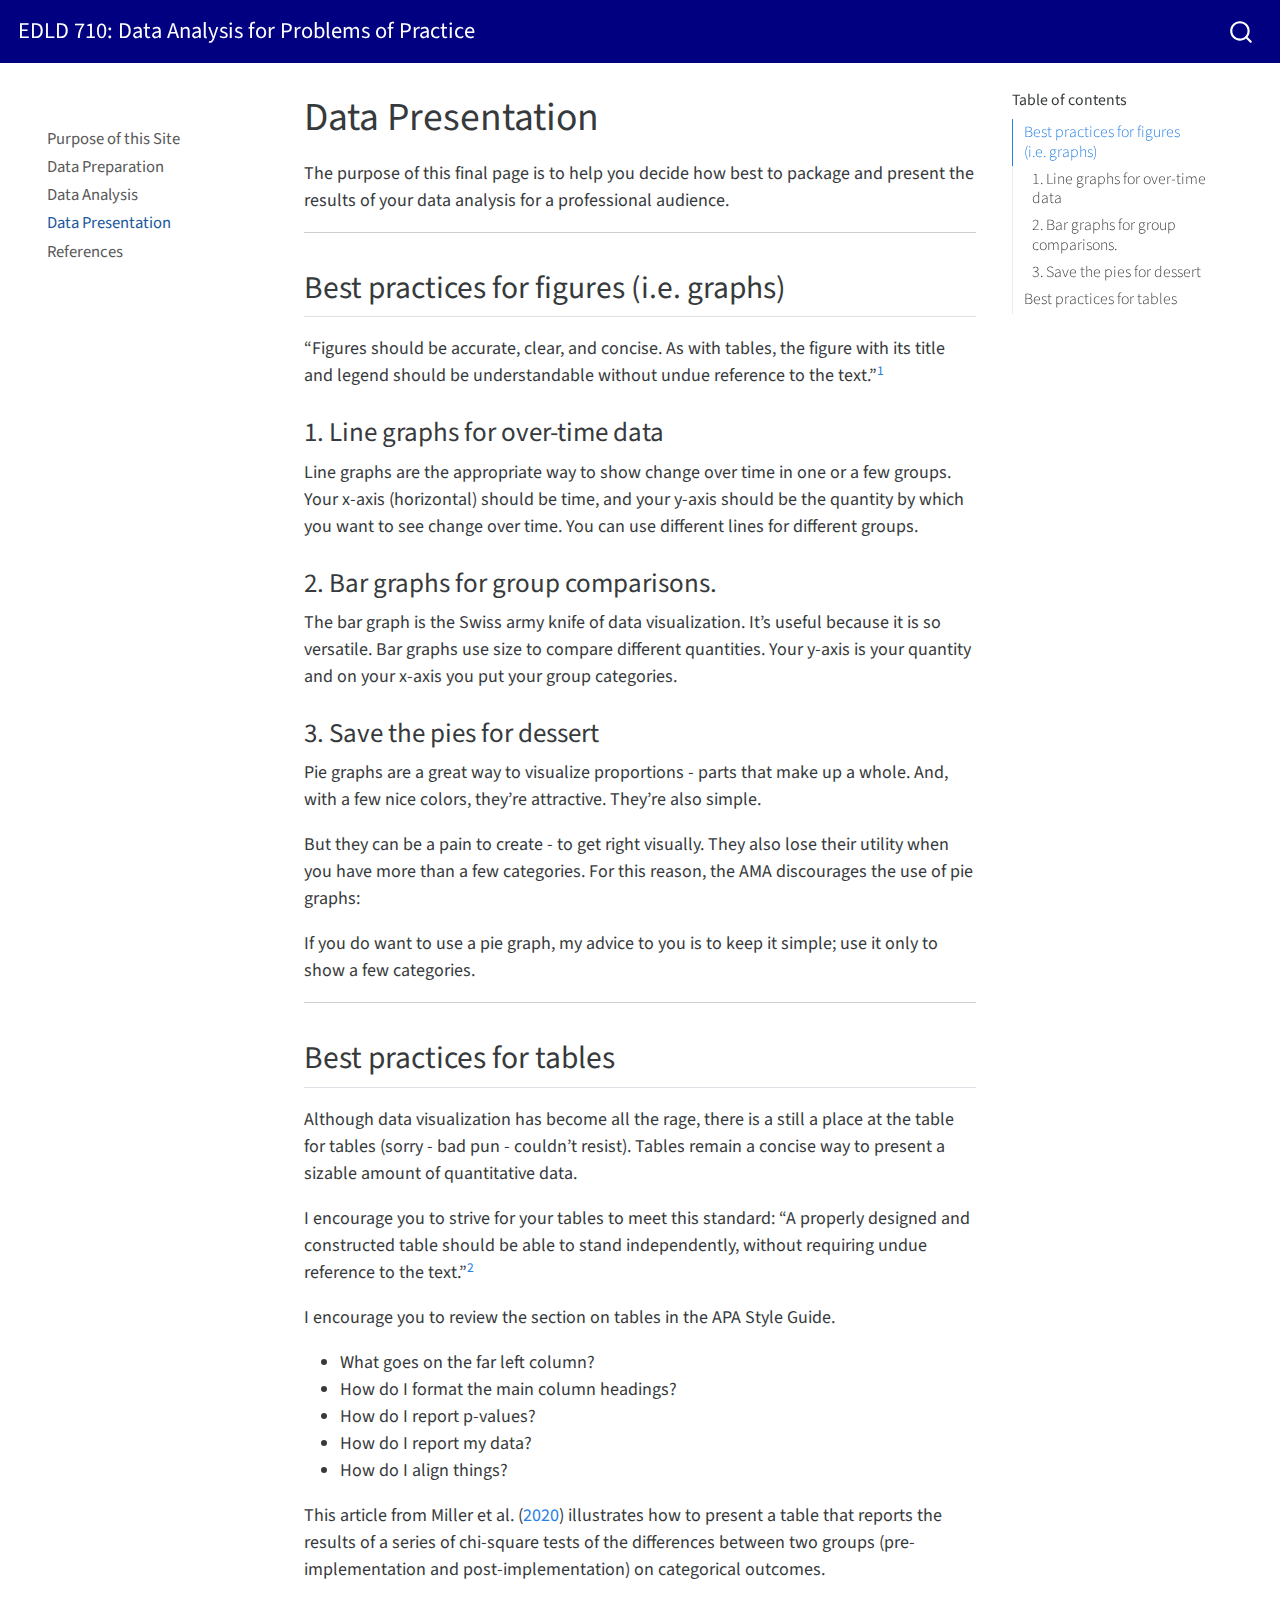
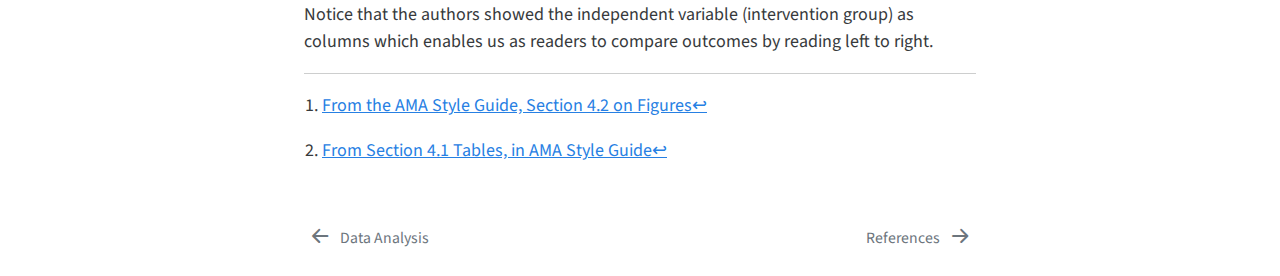
<file: Reporting.html>
<!DOCTYPE html>
<html xmlns="http://www.w3.org/1999/xhtml" lang="en" xml:lang="en"><head>

<meta charset="utf-8">
<meta name="generator" content="quarto-1.0.38">

<meta name="viewport" content="width=device-width, initial-scale=1.0, user-scalable=yes">


<title>EDLD 710: Data Analysis for Problems of Practice - Data Presentation</title>
<style>
code{white-space: pre-wrap;}
span.smallcaps{font-variant: small-caps;}
span.underline{text-decoration: underline;}
div.column{display: inline-block; vertical-align: top; width: 50%;}
div.hanging-indent{margin-left: 1.5em; text-indent: -1.5em;}
ul.task-list{list-style: none;}
div.csl-bib-body { }
div.csl-entry {
  clear: both;
}
.hanging div.csl-entry {
  margin-left:2em;
  text-indent:-2em;
}
div.csl-left-margin {
  min-width:2em;
  float:left;
}
div.csl-right-inline {
  margin-left:2em;
  padding-left:1em;
}
div.csl-indent {
  margin-left: 2em;
}
</style>


<script src="site_libs/quarto-nav/quarto-nav.js"></script>
<script src="site_libs/quarto-nav/headroom.min.js"></script>
<script src="site_libs/clipboard/clipboard.min.js"></script>
<script src="site_libs/quarto-search/autocomplete.umd.js"></script>
<script src="site_libs/quarto-search/fuse.min.js"></script>
<script src="site_libs/quarto-search/quarto-search.js"></script>
<meta name="quarto:offset" content="./">
<link href="./References.html" rel="next">
<link href="./Analyzing.html" rel="prev">
<script src="site_libs/quarto-html/quarto.js"></script>
<script src="site_libs/quarto-html/popper.min.js"></script>
<script src="site_libs/quarto-html/tippy.umd.min.js"></script>
<script src="site_libs/quarto-html/anchor.min.js"></script>
<link href="site_libs/quarto-html/tippy.css" rel="stylesheet">
<link href="site_libs/quarto-html/quarto-syntax-highlighting.css" rel="stylesheet" id="quarto-text-highlighting-styles">
<script src="site_libs/bootstrap/bootstrap.min.js"></script>
<link href="site_libs/bootstrap/bootstrap-icons.css" rel="stylesheet">
<link href="site_libs/bootstrap/bootstrap.min.css" rel="stylesheet" id="quarto-bootstrap" data-mode="light">
<script id="quarto-search-options" type="application/json">{
  "location": "navbar",
  "copy-button": false,
  "collapse-after": 3,
  "panel-placement": "end",
  "type": "overlay",
  "limit": 20,
  "language": {
    "search-no-results-text": "No results",
    "search-matching-documents-text": "matching documents",
    "search-copy-link-title": "Copy link to search",
    "search-hide-matches-text": "Hide additional matches",
    "search-more-match-text": "more match in this document",
    "search-more-matches-text": "more matches in this document",
    "search-clear-button-title": "Clear",
    "search-detached-cancel-button-title": "Cancel",
    "search-submit-button-title": "Submit"
  }
}</script>


</head>

<body class="nav-sidebar floating nav-fixed">

<div id="quarto-search-results"></div>
  <header id="quarto-header" class="headroom fixed-top">
    <nav class="navbar navbar-expand-lg navbar-dark ">
      <div class="navbar-container container-fluid">
      <a class="navbar-brand" href="./index.html">
    <span class="navbar-title">EDLD 710: Data Analysis for Problems of Practice</span>
  </a>
          <div id="quarto-search" class="" title="Search"></div>
      </div> <!-- /container-fluid -->
    </nav>
  <nav class="quarto-secondary-nav" data-bs-toggle="collapse" data-bs-target="#quarto-sidebar" aria-controls="quarto-sidebar" aria-expanded="false" aria-label="Toggle sidebar navigation" onclick="if (window.quartoToggleHeadroom) { window.quartoToggleHeadroom(); }">
    <div class="container-fluid d-flex justify-content-between">
      <h1 class="quarto-secondary-nav-title">Data Presentation</h1>
      <button type="button" class="quarto-btn-toggle btn" aria-label="Show secondary navigation">
        <i class="bi bi-chevron-right"></i>
      </button>
    </div>
  </nav>
</header>
<!-- content -->
<div id="quarto-content" class="quarto-container page-columns page-rows-contents page-layout-article page-navbar">
<!-- sidebar -->
  <nav id="quarto-sidebar" class="sidebar collapse sidebar-navigation floating overflow-auto">
      <div class="mt-2 flex-shrink-0 align-items-center">
        <div class="sidebar-search">
        <div id="quarto-search" class="" title="Search"></div>
        </div>
      </div>
    <div class="sidebar-menu-container"> 
    <ul class="list-unstyled mt-1">
        <li class="sidebar-item">
  <div class="sidebar-item-container"> 
  <a href="./index.html" class="sidebar-item-text sidebar-link">Purpose of this Site</a>
  </div>
</li>
        <li class="sidebar-item">
  <div class="sidebar-item-container"> 
  <a href="./Preparing.html" class="sidebar-item-text sidebar-link">Data Preparation</a>
  </div>
</li>
        <li class="sidebar-item">
  <div class="sidebar-item-container"> 
  <a href="./Analyzing.html" class="sidebar-item-text sidebar-link">Data Analysis</a>
  </div>
</li>
        <li class="sidebar-item">
  <div class="sidebar-item-container"> 
  <a href="./Reporting.html" class="sidebar-item-text sidebar-link active">Data Presentation</a>
  </div>
</li>
        <li class="sidebar-item">
  <div class="sidebar-item-container"> 
  <a href="./References.html" class="sidebar-item-text sidebar-link">References</a>
  </div>
</li>
    </ul>
    </div>
</nav>
<!-- margin-sidebar -->
    <div id="quarto-margin-sidebar" class="sidebar margin-sidebar">
        <nav id="TOC" role="doc-toc">
    <h2 id="toc-title">Table of contents</h2>
   
  <ul>
  <li><a href="#best-practices-for-figures-i.e.-graphs" id="toc-best-practices-for-figures-i.e.-graphs" class="nav-link active" data-scroll-target="#best-practices-for-figures-i.e.-graphs">Best practices for figures (i.e.&nbsp;graphs)</a>
  <ul class="collapse">
  <li><a href="#line-graphs-for-over-time-data" id="toc-line-graphs-for-over-time-data" class="nav-link" data-scroll-target="#line-graphs-for-over-time-data">1. Line graphs for over-time data</a></li>
  <li><a href="#bar-graphs-for-group-comparisons." id="toc-bar-graphs-for-group-comparisons." class="nav-link" data-scroll-target="#bar-graphs-for-group-comparisons.">2. Bar graphs for group comparisons.</a></li>
  <li><a href="#save-the-pies-for-dessert" id="toc-save-the-pies-for-dessert" class="nav-link" data-scroll-target="#save-the-pies-for-dessert">3. Save the pies for dessert</a></li>
  </ul></li>
  <li><a href="#best-practices-for-tables" id="toc-best-practices-for-tables" class="nav-link" data-scroll-target="#best-practices-for-tables">Best practices for tables</a></li>
  </ul>
</nav>
    </div>
<!-- main -->
<main class="content" id="quarto-document-content">

<header id="title-block-header" class="quarto-title-block default">
<div class="quarto-title">
<h1 class="title d-none d-lg-block">Data Presentation</h1>
</div>



<div class="quarto-title-meta">

    
    
  </div>
  

</header>

<p>The purpose of this final page is to help you decide how best to package and present the results of your data analysis for a professional audience.</p>
<hr>
<section id="best-practices-for-figures-i.e.-graphs" class="level2">
<h2 class="anchored" data-anchor-id="best-practices-for-figures-i.e.-graphs">Best practices for figures (i.e.&nbsp;graphs)</h2>
<p>“Figures should be accurate, clear, and concise. As with tables, the figure with its title and legend should be understandable without undue reference to the text.”<a href="#fn1" class="footnote-ref" id="fnref1" role="doc-noteref"><sup>1</sup></a></p>
<section id="line-graphs-for-over-time-data" class="level3">
<h3 class="anchored" data-anchor-id="line-graphs-for-over-time-data">1. Line graphs for over-time data</h3>
<p>Line graphs are the appropriate way to show change over time in one or a few groups. Your x-axis (horizontal) should be time, and your y-axis should be the quantity by which you want to see change over time. You can use different lines for different groups.</p>
</section>
<section id="bar-graphs-for-group-comparisons." class="level3">
<h3 class="anchored" data-anchor-id="bar-graphs-for-group-comparisons.">2. Bar graphs for group comparisons.</h3>
<p>The bar graph is the Swiss army knife of data visualization. It’s useful because it is so versatile. Bar graphs use size to compare different quantities. Your y-axis is your quantity and on your x-axis you put your group categories.</p>
</section>
<section id="save-the-pies-for-dessert" class="level3">
<h3 class="anchored" data-anchor-id="save-the-pies-for-dessert">3. Save the pies for dessert</h3>
<p>Pie graphs are a great way to visualize proportions - parts that make up a whole. And, with a few nice colors, they’re attractive. They’re also simple.</p>
<p>But they can be a pain to create - to get right visually. They also lose their utility when you have more than a few categories. For this reason, the AMA discourages the use of pie graphs:</p>
<p>If you do want to use a pie graph, my advice to you is to keep it simple; use it only to show a few categories.</p>
<hr>
</section>
</section>
<section id="best-practices-for-tables" class="level2">
<h2 class="anchored" data-anchor-id="best-practices-for-tables">Best practices for tables</h2>
<p>Although data visualization has become all the rage, there is a still a place at the table for tables (sorry - bad pun - couldn’t resist). Tables remain a concise way to present a sizable amount of quantitative data.</p>
<p>I encourage you to strive for your tables to meet this standard: “A properly designed and constructed table should be able to stand independently, without requiring undue reference to the text.”<a href="#fn2" class="footnote-ref" id="fnref2" role="doc-noteref"><sup>2</sup></a></p>
<p>I encourage you to review the section on tables in the APA Style Guide.</p>
<ul>
<li>What goes on the far left column?</li>
<li>How do I format the main column headings?</li>
<li>How do I report p-values?</li>
<li>How do I report my data?</li>
<li>How do I align things?</li>
</ul>
<p>This article from <span class="citation" data-cites="MillerEtAl2020">Miller et al. (<a href="References.html#ref-MillerEtAl2020" role="doc-biblioref">2020</a>)</span> illustrates how to present a table that reports the results of a series of chi-square tests of the differences between two groups (pre-implementation and post-implementation) on categorical outcomes.</p>
<p>Notice that the authors showed the independent variable (intervention group) as columns which enables us as readers to compare outcomes by reading left to right.</p>


<div id="refs" class="references csl-bib-body hanging-indent" role="doc-bibliography" style="display: none">
<div id="ref-MillerEtAl2020" class="csl-entry" role="doc-biblioentry">
Miller, Daryl, Melissa Ramsey, Timothy R. L’Hommedieu, and Lauren Verbosky. 2020. <span>“Pharmacist-Led Transitions-of-Care Program Reduces 30-Day Readmission Rates for Medicare Patients in a Large Health System.”</span> <em>American Journal of Health-System Pharmacy</em> 77: 972–78.
</div>
</div>
</section>
<section class="footnotes footnotes-end-of-document" role="doc-endnotes">
<hr>
<ol>
<li id="fn1" role="doc-endnote"><p><a href="https://academic.oup.com/amamanualofstyle/book/27941/chapter/207563838">From the AMA Style Guide, Section 4.2 on Figures</a><a href="#fnref1" class="footnote-back" role="doc-backlink">↩︎</a></p></li>
<li id="fn2" role="doc-endnote"><p><a href="https://academic.oup.com/amamanualofstyle/book/27941/chapter/207563838">From Section 4.1 Tables, in AMA Style Guide</a><a href="#fnref2" class="footnote-back" role="doc-backlink">↩︎</a></p></li>
</ol>
</section>

</main> <!-- /main -->
<script id="quarto-html-after-body" type="application/javascript">
window.document.addEventListener("DOMContentLoaded", function (event) {
  const toggleBodyColorMode = (bsSheetEl) => {
    const mode = bsSheetEl.getAttribute("data-mode");
    const bodyEl = window.document.querySelector("body");
    if (mode === "dark") {
      bodyEl.classList.add("quarto-dark");
      bodyEl.classList.remove("quarto-light");
    } else {
      bodyEl.classList.add("quarto-light");
      bodyEl.classList.remove("quarto-dark");
    }
  }
  const toggleBodyColorPrimary = () => {
    const bsSheetEl = window.document.querySelector("link#quarto-bootstrap");
    if (bsSheetEl) {
      toggleBodyColorMode(bsSheetEl);
    }
  }
  toggleBodyColorPrimary();  
  const icon = "";
  const anchorJS = new window.AnchorJS();
  anchorJS.options = {
    placement: 'right',
    icon: icon
  };
  anchorJS.add('.anchored');
  const clipboard = new window.ClipboardJS('.code-copy-button', {
    target: function(trigger) {
      return trigger.previousElementSibling;
    }
  });
  clipboard.on('success', function(e) {
    // button target
    const button = e.trigger;
    // don't keep focus
    button.blur();
    // flash "checked"
    button.classList.add('code-copy-button-checked');
    var currentTitle = button.getAttribute("title");
    button.setAttribute("title", "Copied!");
    setTimeout(function() {
      button.setAttribute("title", currentTitle);
      button.classList.remove('code-copy-button-checked');
    }, 1000);
    // clear code selection
    e.clearSelection();
  });
  function tippyHover(el, contentFn) {
    const config = {
      allowHTML: true,
      content: contentFn,
      maxWidth: 500,
      delay: 100,
      arrow: false,
      appendTo: function(el) {
          return el.parentElement;
      },
      interactive: true,
      interactiveBorder: 10,
      theme: 'quarto',
      placement: 'bottom-start'
    };
    window.tippy(el, config); 
  }
  const noterefs = window.document.querySelectorAll('a[role="doc-noteref"]');
  for (var i=0; i<noterefs.length; i++) {
    const ref = noterefs[i];
    tippyHover(ref, function() {
      let href = ref.getAttribute('href');
      try { href = new URL(href).hash; } catch {}
      const id = href.replace(/^#\/?/, "");
      const note = window.document.getElementById(id);
      return note.innerHTML;
    });
  }
  var bibliorefs = window.document.querySelectorAll('a[role="doc-biblioref"]');
  for (var i=0; i<bibliorefs.length; i++) {
    const ref = bibliorefs[i];
    const cites = ref.parentNode.getAttribute('data-cites').split(' ');
    tippyHover(ref, function() {
      var popup = window.document.createElement('div');
      cites.forEach(function(cite) {
        var citeDiv = window.document.createElement('div');
        citeDiv.classList.add('hanging-indent');
        citeDiv.classList.add('csl-entry');
        var biblioDiv = window.document.getElementById('ref-' + cite);
        if (biblioDiv) {
          citeDiv.innerHTML = biblioDiv.innerHTML;
        }
        popup.appendChild(citeDiv);
      });
      return popup.innerHTML;
    });
  }
});
</script>
<nav class="page-navigation">
  <div class="nav-page nav-page-previous">
      <a href="./Analyzing.html" class="pagination-link">
        <i class="bi bi-arrow-left-short"></i> <span class="nav-page-text">Data Analysis</span>
      </a>          
  </div>
  <div class="nav-page nav-page-next">
      <a href="./References.html" class="pagination-link">
        <span class="nav-page-text">References</span> <i class="bi bi-arrow-right-short"></i>
      </a>
  </div>
</nav>
</div> <!-- /content -->



</body></html>
</file>
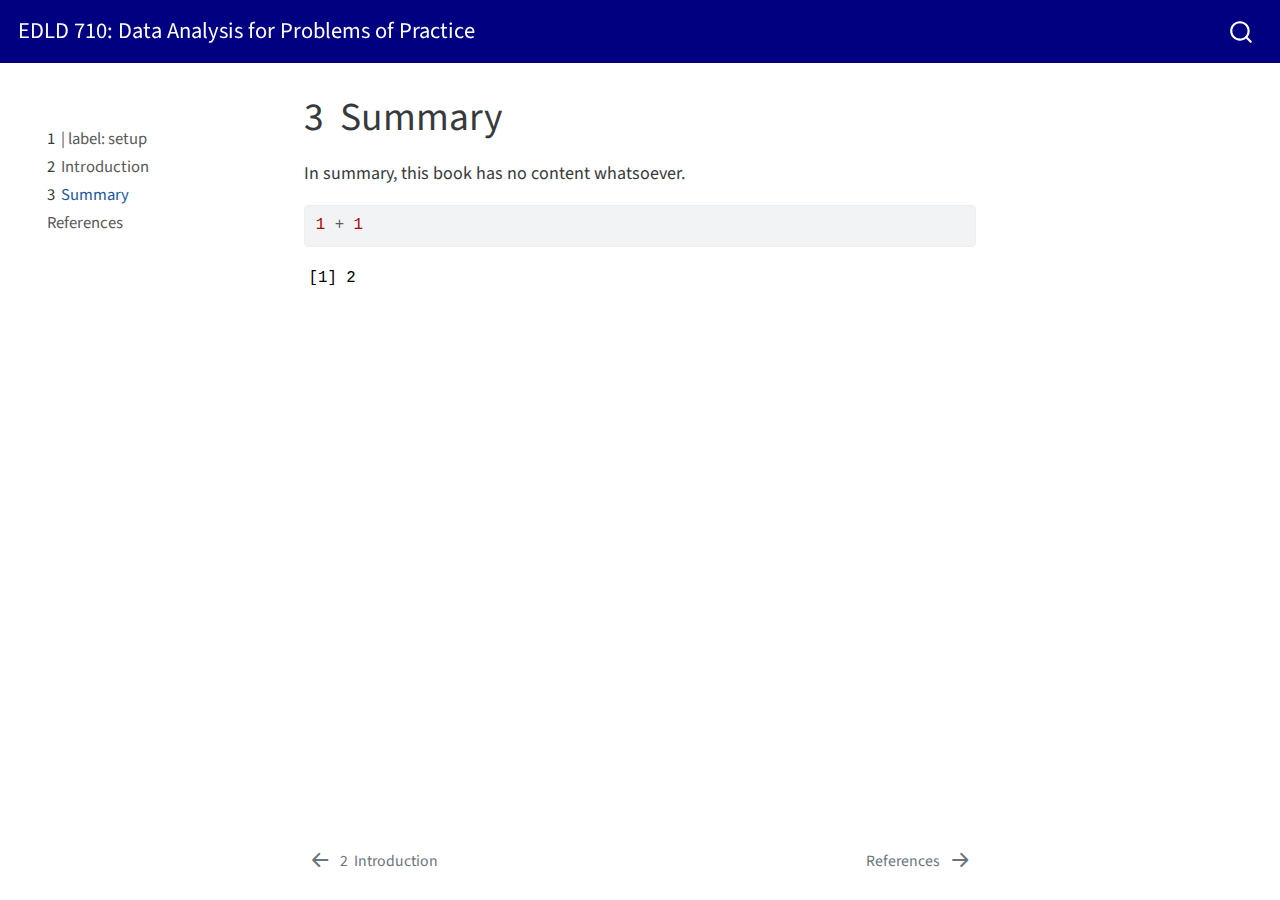
<file: summary.html>
<!DOCTYPE html>
<html xmlns="http://www.w3.org/1999/xhtml" lang="en" xml:lang="en"><head>

<meta charset="utf-8">
<meta name="generator" content="quarto-1.0.38">

<meta name="viewport" content="width=device-width, initial-scale=1.0, user-scalable=yes">


<title>EDLD 710: Data Analysis for Problems of Practice - 3&nbsp; Summary</title>
<style>
code{white-space: pre-wrap;}
span.smallcaps{font-variant: small-caps;}
span.underline{text-decoration: underline;}
div.column{display: inline-block; vertical-align: top; width: 50%;}
div.hanging-indent{margin-left: 1.5em; text-indent: -1.5em;}
ul.task-list{list-style: none;}
pre > code.sourceCode { white-space: pre; position: relative; }
pre > code.sourceCode > span { display: inline-block; line-height: 1.25; }
pre > code.sourceCode > span:empty { height: 1.2em; }
.sourceCode { overflow: visible; }
code.sourceCode > span { color: inherit; text-decoration: inherit; }
div.sourceCode { margin: 1em 0; }
pre.sourceCode { margin: 0; }
@media screen {
div.sourceCode { overflow: auto; }
}
@media print {
pre > code.sourceCode { white-space: pre-wrap; }
pre > code.sourceCode > span { text-indent: -5em; padding-left: 5em; }
}
pre.numberSource code
  { counter-reset: source-line 0; }
pre.numberSource code > span
  { position: relative; left: -4em; counter-increment: source-line; }
pre.numberSource code > span > a:first-child::before
  { content: counter(source-line);
    position: relative; left: -1em; text-align: right; vertical-align: baseline;
    border: none; display: inline-block;
    -webkit-touch-callout: none; -webkit-user-select: none;
    -khtml-user-select: none; -moz-user-select: none;
    -ms-user-select: none; user-select: none;
    padding: 0 4px; width: 4em;
    color: #aaaaaa;
  }
pre.numberSource { margin-left: 3em; border-left: 1px solid #aaaaaa;  padding-left: 4px; }
div.sourceCode
  {   }
@media screen {
pre > code.sourceCode > span > a:first-child::before { text-decoration: underline; }
}
code span.al { color: #ff0000; font-weight: bold; } /* Alert */
code span.an { color: #60a0b0; font-weight: bold; font-style: italic; } /* Annotation */
code span.at { color: #7d9029; } /* Attribute */
code span.bn { color: #40a070; } /* BaseN */
code span.bu { } /* BuiltIn */
code span.cf { color: #007020; font-weight: bold; } /* ControlFlow */
code span.ch { color: #4070a0; } /* Char */
code span.cn { color: #880000; } /* Constant */
code span.co { color: #60a0b0; font-style: italic; } /* Comment */
code span.cv { color: #60a0b0; font-weight: bold; font-style: italic; } /* CommentVar */
code span.do { color: #ba2121; font-style: italic; } /* Documentation */
code span.dt { color: #902000; } /* DataType */
code span.dv { color: #40a070; } /* DecVal */
code span.er { color: #ff0000; font-weight: bold; } /* Error */
code span.ex { } /* Extension */
code span.fl { color: #40a070; } /* Float */
code span.fu { color: #06287e; } /* Function */
code span.im { } /* Import */
code span.in { color: #60a0b0; font-weight: bold; font-style: italic; } /* Information */
code span.kw { color: #007020; font-weight: bold; } /* Keyword */
code span.op { color: #666666; } /* Operator */
code span.ot { color: #007020; } /* Other */
code span.pp { color: #bc7a00; } /* Preprocessor */
code span.sc { color: #4070a0; } /* SpecialChar */
code span.ss { color: #bb6688; } /* SpecialString */
code span.st { color: #4070a0; } /* String */
code span.va { color: #19177c; } /* Variable */
code span.vs { color: #4070a0; } /* VerbatimString */
code span.wa { color: #60a0b0; font-weight: bold; font-style: italic; } /* Warning */
</style>


<script src="site_libs/quarto-nav/quarto-nav.js"></script>
<script src="site_libs/quarto-nav/headroom.min.js"></script>
<script src="site_libs/clipboard/clipboard.min.js"></script>
<script src="site_libs/quarto-search/autocomplete.umd.js"></script>
<script src="site_libs/quarto-search/fuse.min.js"></script>
<script src="site_libs/quarto-search/quarto-search.js"></script>
<meta name="quarto:offset" content="./">
<link href="./references.html" rel="next">
<link href="./intro.html" rel="prev">
<script src="site_libs/quarto-html/quarto.js"></script>
<script src="site_libs/quarto-html/popper.min.js"></script>
<script src="site_libs/quarto-html/tippy.umd.min.js"></script>
<script src="site_libs/quarto-html/anchor.min.js"></script>
<link href="site_libs/quarto-html/tippy.css" rel="stylesheet">
<link href="site_libs/quarto-html/quarto-syntax-highlighting.css" rel="stylesheet" id="quarto-text-highlighting-styles">
<script src="site_libs/bootstrap/bootstrap.min.js"></script>
<link href="site_libs/bootstrap/bootstrap-icons.css" rel="stylesheet">
<link href="site_libs/bootstrap/bootstrap.min.css" rel="stylesheet" id="quarto-bootstrap" data-mode="light">
<script id="quarto-search-options" type="application/json">{
  "location": "navbar",
  "copy-button": false,
  "collapse-after": 3,
  "panel-placement": "end",
  "type": "overlay",
  "limit": 20,
  "language": {
    "search-no-results-text": "No results",
    "search-matching-documents-text": "matching documents",
    "search-copy-link-title": "Copy link to search",
    "search-hide-matches-text": "Hide additional matches",
    "search-more-match-text": "more match in this document",
    "search-more-matches-text": "more matches in this document",
    "search-clear-button-title": "Clear",
    "search-detached-cancel-button-title": "Cancel",
    "search-submit-button-title": "Submit"
  }
}</script>


</head>

<body class="nav-sidebar floating nav-fixed">

<div id="quarto-search-results"></div>
  <header id="quarto-header" class="headroom fixed-top">
    <nav class="navbar navbar-expand-lg navbar-dark ">
      <div class="navbar-container container-fluid">
      <a class="navbar-brand" href="./index.html">
    <span class="navbar-title">EDLD 710: Data Analysis for Problems of Practice</span>
  </a>
          <div id="quarto-search" class="" title="Search"></div>
      </div> <!-- /container-fluid -->
    </nav>
  <nav class="quarto-secondary-nav" data-bs-toggle="collapse" data-bs-target="#quarto-sidebar" aria-controls="quarto-sidebar" aria-expanded="false" aria-label="Toggle sidebar navigation" onclick="if (window.quartoToggleHeadroom) { window.quartoToggleHeadroom(); }">
    <div class="container-fluid d-flex justify-content-between">
      <h1 class="quarto-secondary-nav-title"><span class="chapter-number">3</span>&nbsp; <span class="chapter-title">Summary</span></h1>
      <button type="button" class="quarto-btn-toggle btn" aria-label="Show secondary navigation">
        <i class="bi bi-chevron-right"></i>
      </button>
    </div>
  </nav>
</header>
<!-- content -->
<div id="quarto-content" class="quarto-container page-columns page-rows-contents page-layout-article page-navbar">
<!-- sidebar -->
  <nav id="quarto-sidebar" class="sidebar collapse sidebar-navigation floating overflow-auto">
      <div class="mt-2 flex-shrink-0 align-items-center">
        <div class="sidebar-search">
        <div id="quarto-search" class="" title="Search"></div>
        </div>
      </div>
    <div class="sidebar-menu-container"> 
    <ul class="list-unstyled mt-1">
        <li class="sidebar-item">
  <div class="sidebar-item-container"> 
  <a href="./index.html" class="sidebar-item-text sidebar-link"><span class="chapter-number">1</span>&nbsp; <span class="chapter-title">| label: setup</span></a>
  </div>
</li>
        <li class="sidebar-item">
  <div class="sidebar-item-container"> 
  <a href="./intro.html" class="sidebar-item-text sidebar-link"><span class="chapter-number">2</span>&nbsp; <span class="chapter-title">Introduction</span></a>
  </div>
</li>
        <li class="sidebar-item">
  <div class="sidebar-item-container"> 
  <a href="./summary.html" class="sidebar-item-text sidebar-link active"><span class="chapter-number">3</span>&nbsp; <span class="chapter-title">Summary</span></a>
  </div>
</li>
        <li class="sidebar-item">
  <div class="sidebar-item-container"> 
  <a href="./references.html" class="sidebar-item-text sidebar-link">References</a>
  </div>
</li>
    </ul>
    </div>
</nav>
<!-- margin-sidebar -->
    <div id="quarto-margin-sidebar" class="sidebar margin-sidebar">
        
    </div>
<!-- main -->
<main class="content" id="quarto-document-content">

<header id="title-block-header" class="quarto-title-block default">
<div class="quarto-title">
<h1 class="title d-none d-lg-block"><span class="chapter-number">3</span>&nbsp; <span class="chapter-title">Summary</span></h1>
</div>



<div class="quarto-title-meta">

    
    
  </div>
  

</header>

<p>In summary, this book has no content whatsoever.</p>
<div class="cell">
<div class="sourceCode cell-code" id="cb1"><pre class="sourceCode r code-with-copy"><code class="sourceCode r"><span id="cb1-1"><a href="#cb1-1" aria-hidden="true" tabindex="-1"></a><span class="dv">1</span> <span class="sc">+</span> <span class="dv">1</span></span></code><button title="Copy to Clipboard" class="code-copy-button"><i class="bi"></i></button></pre></div>
<div class="cell-output cell-output-stdout">
<pre><code>[1] 2</code></pre>
</div>
</div>



</main> <!-- /main -->
<script id="quarto-html-after-body" type="application/javascript">
window.document.addEventListener("DOMContentLoaded", function (event) {
  const toggleBodyColorMode = (bsSheetEl) => {
    const mode = bsSheetEl.getAttribute("data-mode");
    const bodyEl = window.document.querySelector("body");
    if (mode === "dark") {
      bodyEl.classList.add("quarto-dark");
      bodyEl.classList.remove("quarto-light");
    } else {
      bodyEl.classList.add("quarto-light");
      bodyEl.classList.remove("quarto-dark");
    }
  }
  const toggleBodyColorPrimary = () => {
    const bsSheetEl = window.document.querySelector("link#quarto-bootstrap");
    if (bsSheetEl) {
      toggleBodyColorMode(bsSheetEl);
    }
  }
  toggleBodyColorPrimary();  
  const icon = "";
  const anchorJS = new window.AnchorJS();
  anchorJS.options = {
    placement: 'right',
    icon: icon
  };
  anchorJS.add('.anchored');
  const clipboard = new window.ClipboardJS('.code-copy-button', {
    target: function(trigger) {
      return trigger.previousElementSibling;
    }
  });
  clipboard.on('success', function(e) {
    // button target
    const button = e.trigger;
    // don't keep focus
    button.blur();
    // flash "checked"
    button.classList.add('code-copy-button-checked');
    var currentTitle = button.getAttribute("title");
    button.setAttribute("title", "Copied!");
    setTimeout(function() {
      button.setAttribute("title", currentTitle);
      button.classList.remove('code-copy-button-checked');
    }, 1000);
    // clear code selection
    e.clearSelection();
  });
  function tippyHover(el, contentFn) {
    const config = {
      allowHTML: true,
      content: contentFn,
      maxWidth: 500,
      delay: 100,
      arrow: false,
      appendTo: function(el) {
          return el.parentElement;
      },
      interactive: true,
      interactiveBorder: 10,
      theme: 'quarto',
      placement: 'bottom-start'
    };
    window.tippy(el, config); 
  }
  const noterefs = window.document.querySelectorAll('a[role="doc-noteref"]');
  for (var i=0; i<noterefs.length; i++) {
    const ref = noterefs[i];
    tippyHover(ref, function() {
      let href = ref.getAttribute('href');
      try { href = new URL(href).hash; } catch {}
      const id = href.replace(/^#\/?/, "");
      const note = window.document.getElementById(id);
      return note.innerHTML;
    });
  }
  var bibliorefs = window.document.querySelectorAll('a[role="doc-biblioref"]');
  for (var i=0; i<bibliorefs.length; i++) {
    const ref = bibliorefs[i];
    const cites = ref.parentNode.getAttribute('data-cites').split(' ');
    tippyHover(ref, function() {
      var popup = window.document.createElement('div');
      cites.forEach(function(cite) {
        var citeDiv = window.document.createElement('div');
        citeDiv.classList.add('hanging-indent');
        citeDiv.classList.add('csl-entry');
        var biblioDiv = window.document.getElementById('ref-' + cite);
        if (biblioDiv) {
          citeDiv.innerHTML = biblioDiv.innerHTML;
        }
        popup.appendChild(citeDiv);
      });
      return popup.innerHTML;
    });
  }
});
</script>
<nav class="page-navigation">
  <div class="nav-page nav-page-previous">
      <a href="./intro.html" class="pagination-link">
        <i class="bi bi-arrow-left-short"></i> <span class="nav-page-text"><span class="chapter-number">2</span>&nbsp; <span class="chapter-title">Introduction</span></span>
      </a>          
  </div>
  <div class="nav-page nav-page-next">
      <a href="./references.html" class="pagination-link">
        <span class="nav-page-text">References</span> <i class="bi bi-arrow-right-short"></i>
      </a>
  </div>
</nav>
</div> <!-- /content -->



</body></html>
</file>
<file: site_libs/quarto-html/tippy.css>
.tippy-box[data-animation=fade][data-state=hidden]{opacity:0}[data-tippy-root]{max-width:calc(100vw - 10px)}.tippy-box{position:relative;background-color:#333;color:#fff;border-radius:4px;font-size:14px;line-height:1.4;white-space:normal;outline:0;transition-property:transform,visibility,opacity}.tippy-box[data-placement^=top]>.tippy-arrow{bottom:0}.tippy-box[data-placement^=top]>.tippy-arrow:before{bottom:-7px;left:0;border-width:8px 8px 0;border-top-color:initial;transform-origin:center top}.tippy-box[data-placement^=bottom]>.tippy-arrow{top:0}.tippy-box[data-placement^=bottom]>.tippy-arrow:before{top:-7px;left:0;border-width:0 8px 8px;border-bottom-color:initial;transform-origin:center bottom}.tippy-box[data-placement^=left]>.tippy-arrow{right:0}.tippy-box[data-placement^=left]>.tippy-arrow:before{border-width:8px 0 8px 8px;border-left-color:initial;right:-7px;transform-origin:center left}.tippy-box[data-placement^=right]>.tippy-arrow{left:0}.tippy-box[data-placement^=right]>.tippy-arrow:before{left:-7px;border-width:8px 8px 8px 0;border-right-color:initial;transform-origin:center right}.tippy-box[data-inertia][data-state=visible]{transition-timing-function:cubic-bezier(.54,1.5,.38,1.11)}.tippy-arrow{width:16px;height:16px;color:#333}.tippy-arrow:before{content:"";position:absolute;border-color:transparent;border-style:solid}.tippy-content{position:relative;padding:5px 9px;z-index:1}
</file>
<file: site_libs/quarto-html/quarto-syntax-highlighting.css>
/* quarto syntax highlight colors */
:root {
  --quarto-hl-ot-color: #003B4F;
  --quarto-hl-at-color: #657422;
  --quarto-hl-ss-color: #20794D;
  --quarto-hl-an-color: #5E5E5E;
  --quarto-hl-fu-color: #4758AB;
  --quarto-hl-st-color: #20794D;
  --quarto-hl-cf-color: #003B4F;
  --quarto-hl-op-color: #5E5E5E;
  --quarto-hl-er-color: #AD0000;
  --quarto-hl-bn-color: #AD0000;
  --quarto-hl-al-color: #AD0000;
  --quarto-hl-va-color: #111111;
  --quarto-hl-bu-color: inherit;
  --quarto-hl-ex-color: inherit;
  --quarto-hl-pp-color: #AD0000;
  --quarto-hl-in-color: #5E5E5E;
  --quarto-hl-vs-color: #20794D;
  --quarto-hl-wa-color: #5E5E5E;
  --quarto-hl-do-color: #5E5E5E;
  --quarto-hl-im-color: #00769E;
  --quarto-hl-ch-color: #20794D;
  --quarto-hl-dt-color: #AD0000;
  --quarto-hl-fl-color: #AD0000;
  --quarto-hl-co-color: #5E5E5E;
  --quarto-hl-cv-color: #5E5E5E;
  --quarto-hl-cn-color: #8f5902;
  --quarto-hl-sc-color: #5E5E5E;
  --quarto-hl-dv-color: #AD0000;
  --quarto-hl-kw-color: #003B4F;
}

/* other quarto variables */
:root {
  --quarto-font-monospace: SFMono-Regular, Menlo, Monaco, Consolas, "Liberation Mono", "Courier New", monospace;
}

pre > code.sourceCode > span {
  color: #003B4F;
}

code span {
  color: #003B4F;
}

code.sourceCode > span {
  color: #003B4F;
}

div.sourceCode,
div.sourceCode pre.sourceCode {
  color: #003B4F;
}

code span.ot {
  color: #003B4F;
}

code span.at {
  color: #657422;
}

code span.ss {
  color: #20794D;
}

code span.an {
  color: #5E5E5E;
}

code span.fu {
  color: #4758AB;
}

code span.st {
  color: #20794D;
}

code span.cf {
  color: #003B4F;
}

code span.op {
  color: #5E5E5E;
}

code span.er {
  color: #AD0000;
}

code span.bn {
  color: #AD0000;
}

code span.al {
  color: #AD0000;
}

code span.va {
  color: #111111;
}

code span.pp {
  color: #AD0000;
}

code span.in {
  color: #5E5E5E;
}

code span.vs {
  color: #20794D;
}

code span.wa {
  color: #5E5E5E;
  font-style: italic;
}

code span.do {
  color: #5E5E5E;
  font-style: italic;
}

code span.im {
  color: #00769E;
}

code span.ch {
  color: #20794D;
}

code span.dt {
  color: #AD0000;
}

code span.fl {
  color: #AD0000;
}

code span.co {
  color: #5E5E5E;
}

code span.cv {
  color: #5E5E5E;
  font-style: italic;
}

code span.cn {
  color: #8f5902;
}

code span.sc {
  color: #5E5E5E;
}

code span.dv {
  color: #AD0000;
}

code span.kw {
  color: #003B4F;
}

.prevent-inlining {
  content: "</";
}

/*# sourceMappingURL=debc5d5d77c3f9108843748ff7464032.css.map */
</file>
